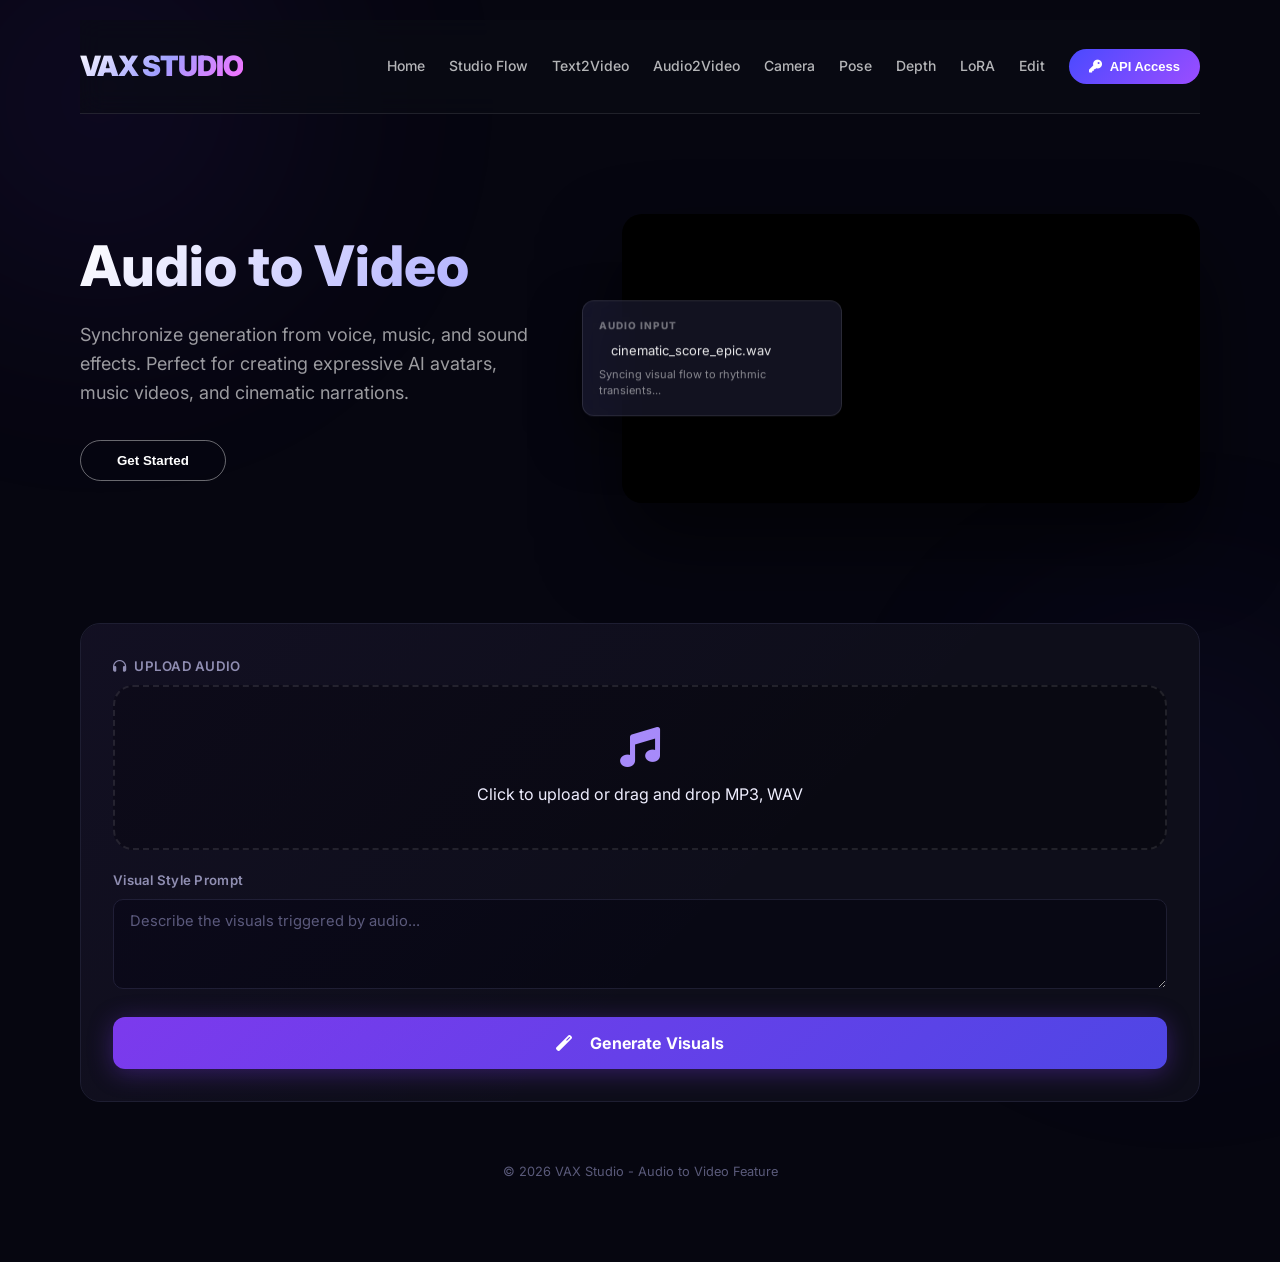
<file: audio2video.html>
<!DOCTYPE html>
<html lang="en">
<head>
    <meta charset="UTF-8">
    <meta name="viewport" content="width=device-width, initial-scale=1.0">
    <title>Audio to Video - VAX Studio</title>
    <link rel="preconnect" href="https://fonts.googleapis.com">
    <link rel="preconnect" href="https://fonts.gstatic.com" crossorigin>
    <link href="https://fonts.googleapis.com/css2?family=Inter:opsz,wght@14..32,300;14..32,400;14..32,500;14..32,600;14..32,700;14..32,800&display=swap" rel="stylesheet">
    <link rel="stylesheet" href="https://cdnjs.cloudflare.com/ajax/libs/font-awesome/6.0.0-beta3/css/all.min.css">
    <link rel="stylesheet" href="style.css">
</head>
<body>
    <div class="bg-glow bg-glow-1"></div>
    <div class="bg-glow bg-glow-2"></div>
    
    <div class="container">
        <nav class="navbar">
            <a href="index.html" class="logo">VAX STUDIO</a>
            <div class="nav-links">
                <a href="index.html">Home</a>
                <a href="studio.html">Studio Flow</a>
                <a href="text2video.html">Text2Video</a>
                <a href="audio2video.html">Audio2Video</a>
                <a href="camera.html">Camera</a>
                <a href="pose.html">Pose</a>
                <a href="depth.html">Depth</a>
                <a href="lora.html">LoRA</a>
                <a href="edit.html">Edit</a>
                <button class="btn-api" onclick="alert('🚀 API Access: Ready for integration!')">
                    <i class="fas fa-key"></i> API Access
                </button>
            </div>
        </nav>

        <main>
            <!-- Feature Hero Section -->
            <section class="feature-hero">
                <div class="hero-text">
                    <h1>Audio to Video</h1>
                    <p>Synchronize generation from voice, music, and sound effects. Perfect for creating expressive AI avatars, music videos, and cinematic narrations.</p>
                    <button class="btn-explore">Get Started</button>
                </div>
                <div class="hero-visual">
                    <div class="hero-video-wrapper">
                        <video autoplay loop muted playsinline>
                            <source src="https://videos.ltx.io/LTX-2/SEO-pages/master-page/00-ltx-models-hero-DK.webm" type="video/webm">
                        </video>
                    </div>
                    <div class="floating-prompt-card">
                        <span class="prompt-badge">AUDIO INPUT</span>
                        <div class="prompt-content">
                            <i class="fas fa-waveform-lines" style="color: #A0A0FF; margin-right: 8px;"></i> cinematic_score_epic.wav
                            <p style="margin-top: 5px; font-size: 11px; color: rgba(255,255,255,0.5);">Syncing visual flow to rhythmic transients...</p>
                        </div>
                    </div>
                </div>
            </section>

            <section class="card">
                <div class="form-group">
                    <label class="form-label"><i class="fas fa-headphones"></i> UPLOAD AUDIO</label>
                    <div style="background: rgba(0,0,0,0.3); border: 2px dashed rgba(255,255,255,0.1); border-radius: 20px; padding: 40px; text-align: center; cursor: pointer;">
                        <i class="fas fa-music" style="font-size: 40px; color: var(--purple-400); margin-bottom: 15px;"></i>
                        <p>Click to upload or drag and drop MP3, WAV</p>
                    </div>
                </div>

                <div class="form-group">
                    <label class="form-label">Visual Style Prompt</label>
                    <textarea class="form-textarea" placeholder="Describe the visuals triggered by audio..."></textarea>
                </div>

                <button class="btn-generate">
                    <i class="fas fa-magic" style="margin-right: 8px;"></i> Generate Visuals
                </button>
            </section>
        </main>

        <footer class="footer">
            <p>© 2026 VAX Studio - Audio to Video Feature</p>
        </footer>
    </div>
</body>
</html>
</file>
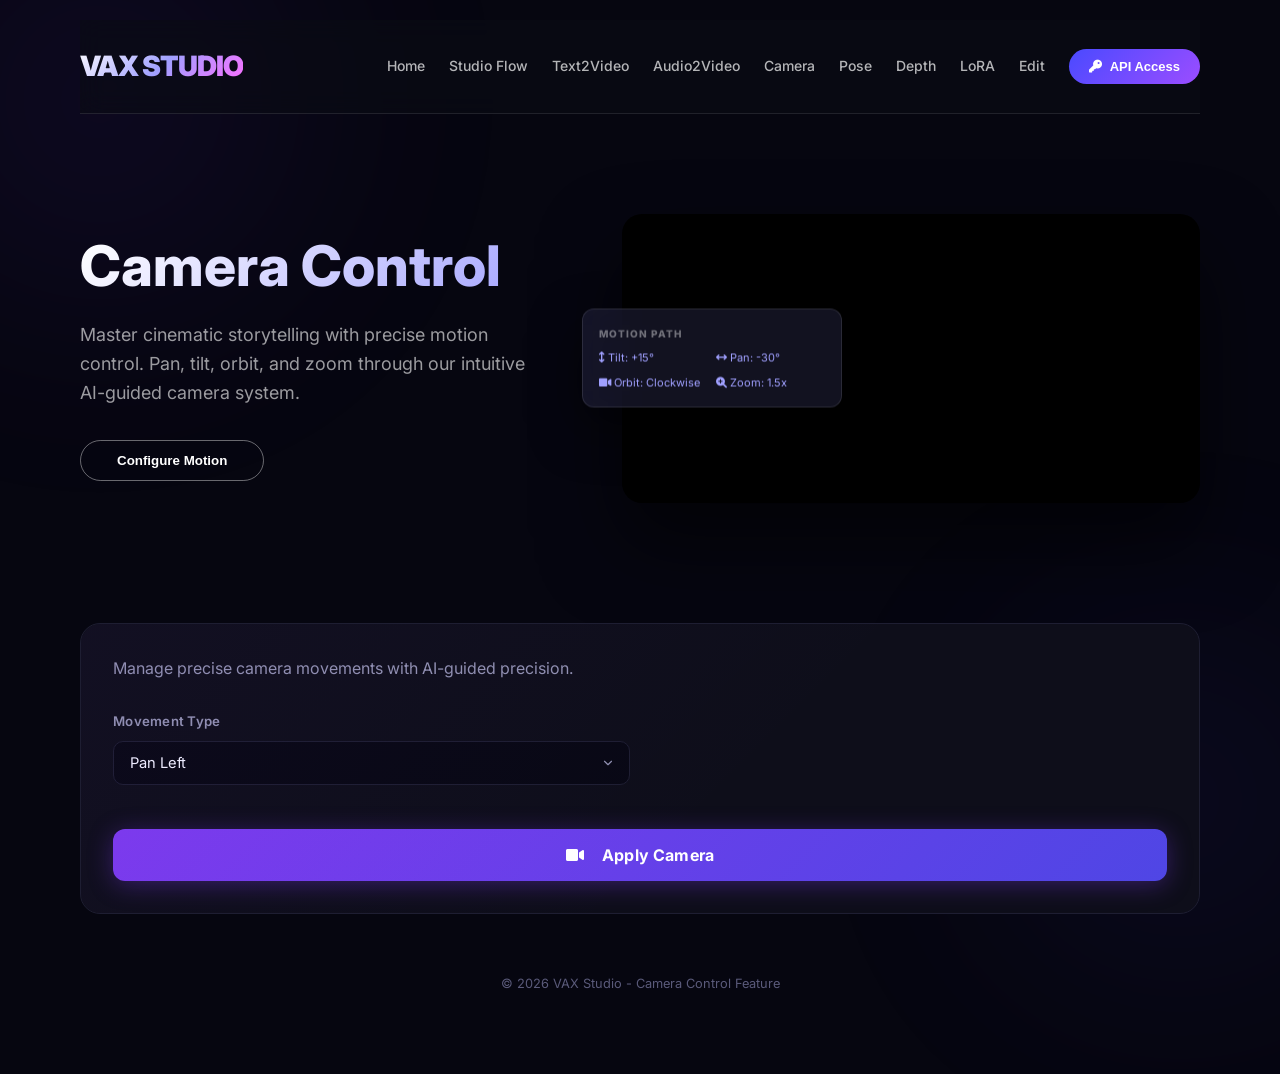
<file: camera.html>
<!DOCTYPE html>
<html lang="en">
<head>
    <meta charset="UTF-8">
    <meta name="viewport" content="width=device-width, initial-scale=1.0">
    <title>Camera Control - VAX Studio</title>
    <link rel="preconnect" href="https://fonts.googleapis.com">
    <link rel="preconnect" href="https://fonts.gstatic.com" crossorigin>
    <link href="https://fonts.googleapis.com/css2?family=Inter:opsz,wght@14..32,300;14..32,400;14..32,500;14..32,600;14..32,700;14..32,800&display=swap" rel="stylesheet">
    <link rel="stylesheet" href="https://cdnjs.cloudflare.com/ajax/libs/font-awesome/6.0.0-beta3/css/all.min.css">
    <link rel="stylesheet" href="style.css">
</head>
<body>
    <div class="bg-glow bg-glow-1"></div>
    <div class="bg-glow bg-glow-2"></div>
    
    <div class="container">
        <nav class="navbar">
            <a href="index.html" class="logo">VAX STUDIO</a>
            <div class="nav-links">
                <a href="index.html">Home</a>
                <a href="studio.html">Studio Flow</a>
                <a href="text2video.html">Text2Video</a>
                <a href="audio2video.html">Audio2Video</a>
                <a href="camera.html">Camera</a>
                <a href="pose.html">Pose</a>
                <a href="depth.html">Depth</a>
                <a href="lora.html">LoRA</a>
                <a href="edit.html">Edit</a>
                <button class="btn-api" onclick="alert('🚀 API Access: Ready for integration!')">
                    <i class="fas fa-key"></i> API Access
                </button>
            </div>
        </nav>

        <main>
            <!-- Feature Hero Section -->
            <section class="feature-hero">
                <div class="hero-text">
                    <h1>Camera Control</h1>
                    <p>Master cinematic storytelling with precise motion control. Pan, tilt, orbit, and zoom through our intuitive AI-guided camera system.</p>
                    <button class="btn-explore">Configure Motion</button>
                </div>
                <div class="hero-visual">
                    <div class="hero-video-wrapper">
                        <video autoplay loop muted playsinline>
                            <source src="https://videos.ltx.io/LTX-2/LTX-2-3-release/model-page/ltx2-3-hero-fin-opt1.mp4" type="video/webm">
                        </video>
                    </div>
                    <div class="floating-prompt-card">
                        <span class="prompt-badge">MOTION PATH</span>
                        <div class="prompt-content" style="display: grid; grid-template-columns: 1fr 1fr; gap: 8px;">
                            <div style="font-size: 11px; color: #A0A0FF;"><i class="fas fa-arrows-up-down"></i> Tilt: +15°</div>
                            <div style="font-size: 11px; color: #A0A0FF;"><i class="fas fa-arrows-left-right"></i> Pan: -30°</div>
                            <div style="font-size: 11px; color: #A0A0FF;"><i class="fas fa-video"></i> Orbit: Clockwise</div>
                            <div style="font-size: 11px; color: #A0A0FF;"><i class="fas fa-magnifying-glass-plus"></i> Zoom: 1.5x</div>
                        </div>
                    </div>
                </div>
            </section>

            <section class="card">
                <p style="color: var(--text-secondary); margin-bottom: 30px;">Manage precise camera movements with AI-guided precision.</p>
                
                <div class="settings-grid">
                    <div class="form-group">
                        <label class="form-label">Movement Type</label>
                        <select class="form-select">
                            <option>Pan Left</option>
                            <option>Pan Right</option>
                            <option>Zoom In</option>
                            <option>Zoom Out</option>
                            <option>Dolly Zoom</option>
                        </select>
                    </div>
                </div>

                <button class="btn-generate">
                    <i class="fas fa-video" style="margin-right: 8px;"></i> Apply Camera
                </button>
            </section>
        </main>

        <footer class="footer">
            <p>© 2026 VAX Studio - Camera Control Feature</p>
        </footer>
    </div>
</body>
</html>
</file>
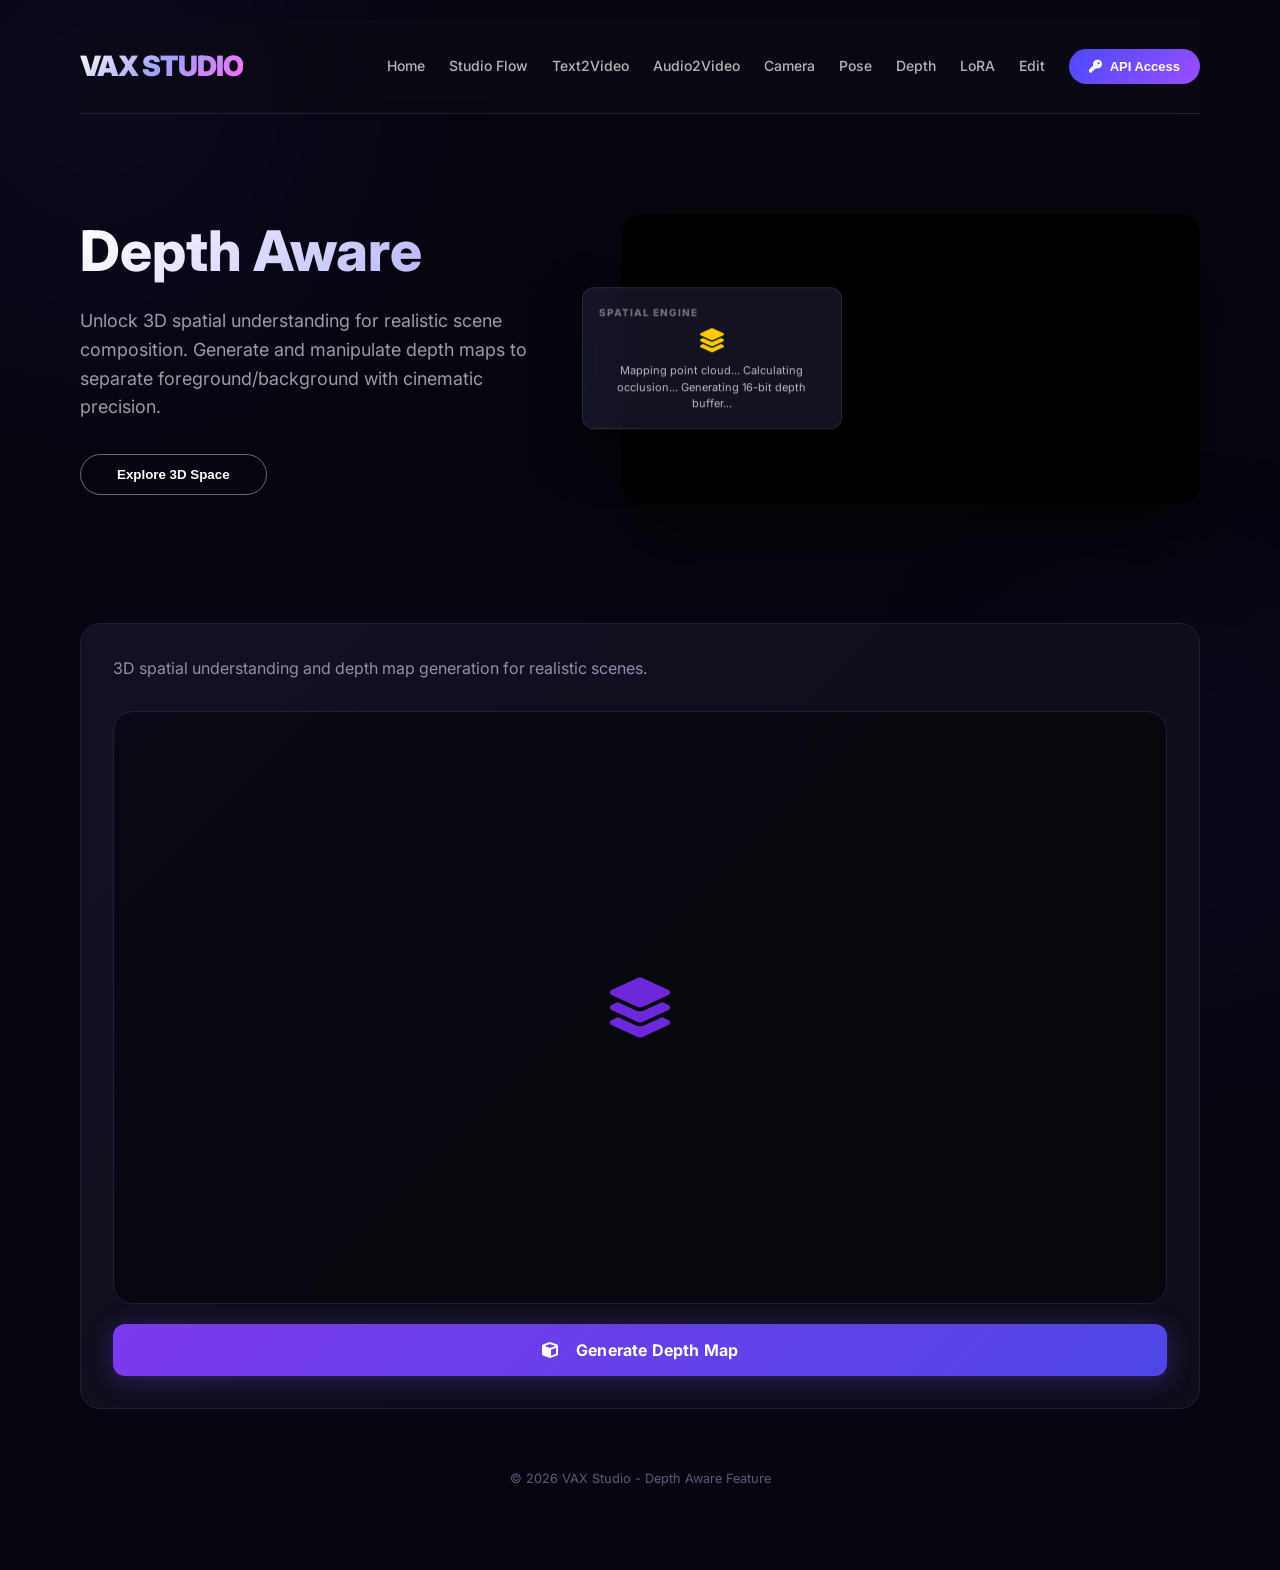
<file: depth.html>
<!DOCTYPE html>
<html lang="en">

<head>
    <meta charset="UTF-8">
    <meta name="viewport" content="width=device-width, initial-scale=1.0">
    <title>Depth Aware - VAX Studio</title>
    <link rel="preconnect" href="https://fonts.googleapis.com">
    <link rel="preconnect" href="https://fonts.gstatic.com" crossorigin>
    <link
        href="https://fonts.googleapis.com/css2?family=Inter:opsz,wght@14..32,300;14..32,400;14..32,500;14..32,600;14..32,700;14..32,800&display=swap"
        rel="stylesheet">
    <link rel="stylesheet" href="https://cdnjs.cloudflare.com/ajax/libs/font-awesome/6.0.0-beta3/css/all.min.css">
    <link rel="stylesheet" href="style.css">
</head>

<body>
    <div class="bg-glow bg-glow-1"></div>
    <div class="bg-glow bg-glow-2"></div>

    <div class="container">
        <nav class="navbar">
            <a href="index.html" class="logo">VAX STUDIO</a>
            <div class="nav-links">
                <a href="index.html">Home</a>
                <a href="studio.html">Studio Flow</a>
                <a href="text2video.html">Text2Video</a>
                <a href="audio2video.html">Audio2Video</a>
                <a href="camera.html">Camera</a>
                <a href="pose.html">Pose</a>
                <a href="depth.html">Depth</a>
                <a href="lora.html">LoRA</a>
                <a href="edit.html">Edit</a>
                <button class="btn-api" onclick="alert('🚀 API Access: Ready for integration!')">
                    <i class="fas fa-key"></i> API Access
                </button>
            </div>
        </nav>

        <main>
            <!-- Feature Hero Section -->
            <section class="feature-hero">
                <div class="hero-text">
                    <h1>Depth Aware</h1>
                    <p>Unlock 3D spatial understanding for realistic scene composition. Generate and manipulate depth
                        maps to separate foreground/background with cinematic precision.</p>
                    <button class="btn-explore">Explore 3D Space</button>
                </div>
                <div class="hero-visual">
                    <div class="hero-video-wrapper">
                        <video autoplay loop muted playsinline>
                            <source src="depth aware.mp4" type="video/mp4">
                        </video>
                    </div>
                    <div class="floating-prompt-card">
                        <span class="prompt-badge">SPATIAL ENGINE</span>
                        <div class="prompt-content" style="text-align: center;">
                            <i class="fas fa-layer-group"
                                style="font-size: 24px; color: #FFCC00; margin-bottom: 10px;"></i>
                            <p style="font-size: 11px; color: rgba(255,255,255,0.7);">Mapping point cloud... Calculating
                                occlusion... Generating 16-bit depth buffer...</p>
                        </div>
                    </div>
                </div>
            </section>

            <section class="card">
                <p style="color: var(--text-secondary); margin-bottom: 30px;">3D spatial understanding and depth map
                    generation for realistic scenes.</p>

                <div
                    style="background: rgba(0,0,0,0.5); border-radius: 20px; aspect-ratio: 16/9; display: flex; align-items: center; justify-content: center; border: 1px solid var(--border);">
                    <i class="fas fa-layer-group" style="font-size: 60px; color: var(--purple-700);"></i>
                </div>

                <button class="btn-generate" style="margin-top: 20px;">
                    <i class="fas fa-cube" style="margin-right: 8px;"></i> Generate Depth Map
                </button>
            </section>
        </main>

        <footer class="footer">
            <p>© 2026 VAX Studio - Depth Aware Feature</p>
        </footer>
    </div>
</body>

</html>
</file>
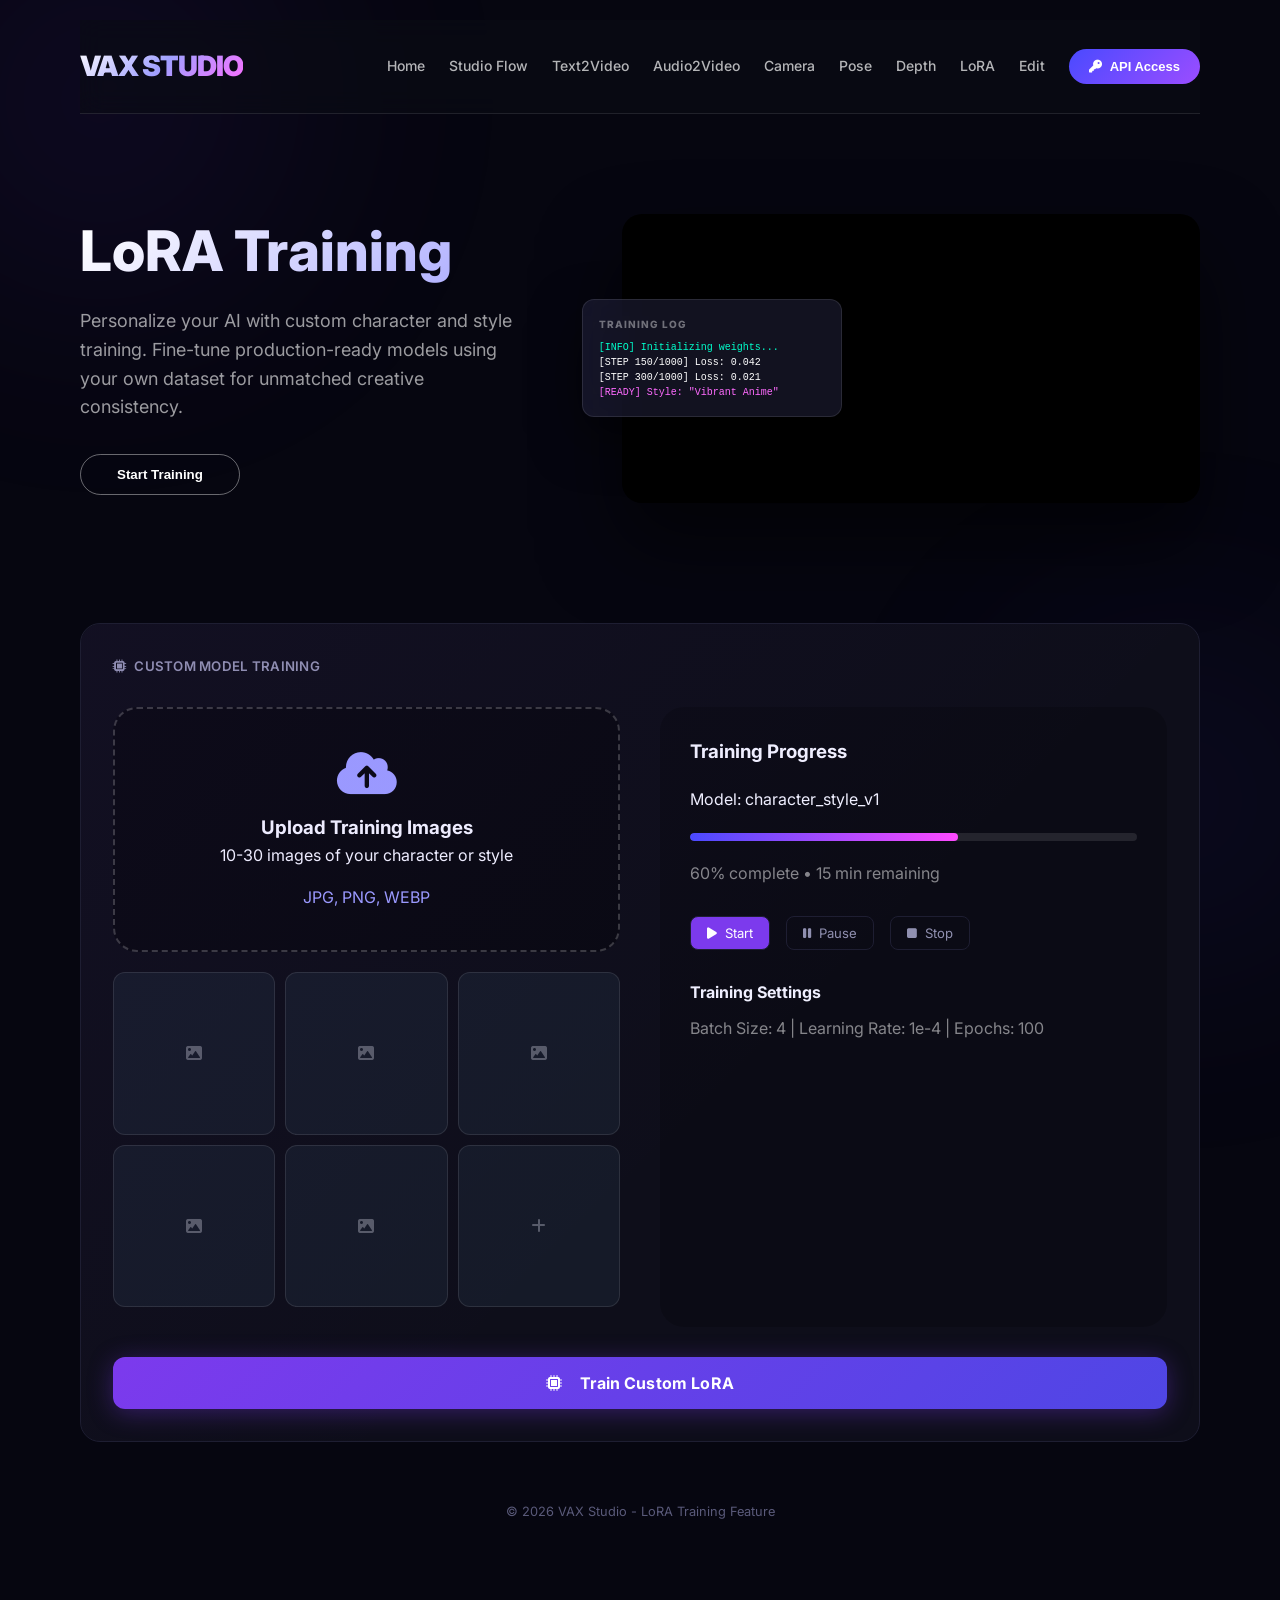
<file: lora.html>
<!DOCTYPE html>
<html lang="en">
<head>
    <meta charset="UTF-8">
    <meta name="viewport" content="width=device-width, initial-scale=1.0">
    <title>LoRA Training - VAX Studio</title>
    <link rel="preconnect" href="https://fonts.googleapis.com">
    <link rel="preconnect" href="https://fonts.gstatic.com" crossorigin>
    <link href="https://fonts.googleapis.com/css2?family=Inter:opsz,wght@14..32,300;14..32,400;14..32,500;14..32,600;14..32,700;14..32,800&display=swap" rel="stylesheet">
    <link rel="stylesheet" href="https://cdnjs.cloudflare.com/ajax/libs/font-awesome/6.0.0-beta3/css/all.min.css">
    <link rel="stylesheet" href="style.css">
    <style>
        .lora-grid {
            display: grid;
            grid-template-columns: 1fr 1fr;
            gap: 40px;
            margin: 30px 0;
        }
        .upload-area {
            background: rgba(0,0,0,0.3);
            border: 2px dashed rgba(255,255,255,0.2);
            border-radius: 24px;
            padding: 40px;
            text-align: center;
            cursor: pointer;
            transition: all 0.3s;
        }
        .upload-area:hover {
            border-color: #4A4AFF;
            background: rgba(74,74,255,0.05);
        }
        .upload-area i {
            font-size: 48px;
            color: #9B9BFF;
            margin-bottom: 16px;
        }
        .training-panel {
            background: rgba(0,0,0,0.2);
            border-radius: 24px;
            padding: 30px;
        }
        .progress-bar-xx {
            width: 100%;
            height: 8px;
            background: rgba(255,255,255,0.1);
            border-radius: 4px;
            margin: 20px 0;
            overflow: hidden;
        }
        .progress-fill-xx {
            width: 60%;
            height: 100%;
            background: linear-gradient(90deg, #4A4AFF, #FF4AFF);
            border-radius: 4px;
            animation: pulse-xx 2s infinite;
        }
        @keyframes pulse-xx {
            0% { opacity: 0.8; }
            50% { opacity: 1; }
            100% { opacity: 0.8; }
        }
        .image-preview {
            display: grid;
            grid-template-columns: repeat(3, 1fr);
            gap: 10px;
            margin: 20px 0;
        }
        .preview-thumb {
            aspect-ratio: 1;
            background: #151A28;
            border-radius: 12px;
            display: flex;
            align-items: center;
            justify-content: center;
            border: 1px solid rgba(255,255,255,0.1);
        }
    </style>
</head>
<body>
    <div class="bg-glow bg-glow-1"></div>
    <div class="bg-glow bg-glow-2"></div>
    
    <div class="container">
        <nav class="navbar">
            <a href="index.html" class="logo">VAX STUDIO</a>
            <div class="nav-links">
                <a href="index.html">Home</a>
                <a href="studio.html">Studio Flow</a>
                <a href="text2video.html">Text2Video</a>
                <a href="audio2video.html">Audio2Video</a>
                <a href="camera.html">Camera</a>
                <a href="pose.html">Pose</a>
                <a href="depth.html">Depth</a>
                <a href="lora.html">LoRA</a>
                <a href="edit.html">Edit</a>
                <button class="btn-api" onclick="alert('🚀 API Access: Ready for integration!')">
                    <i class="fas fa-key"></i> API Access
                </button>
            </div>
        </nav>

        <main>
            <!-- Feature Hero Section -->
            <section class="feature-hero">
                <div class="hero-text">
                    <h1>LoRA Training</h1>
                    <p>Personalize your AI with custom character and style training. Fine-tune production-ready models using your own dataset for unmatched creative consistency.</p>
                    <button class="btn-explore">Start Training</button>
                </div>
                <div class="hero-visual">
                    <div class="hero-video-wrapper">
                        <video autoplay loop muted playsinline>
                            <source src="https://videos.ltx.studio/LTX2-homepage-vegas-campaign/MP4/fold-01-metro.mp4" type="video/mp4">
                        </video>
                    </div>
                    <div class="floating-prompt-card">
                        <span class="prompt-badge">TRAINING LOG</span>
                        <div class="prompt-content" style="font-family: monospace; font-size: 10px;">
                            <div style="color: #00FFCC;">[INFO] Initializing weights...</div>
                            <div style="color: #FFFFFF;">[STEP 150/1000] Loss: 0.042</div>
                            <div style="color: #FFFFFF;">[STEP 300/1000] Loss: 0.021</div>
                            <div style="color: #FF6BFF;">[READY] Style: "Vibrant Anime"</div>
                        </div>
                    </div>
                </div>
            </section>

            <section class="card">
                <label class="form-label">
                    <i class="fas fa-microchip"></i> CUSTOM MODEL TRAINING
                </label>
                
                <div class="lora-grid">
                    <div>
                        <div class="upload-area" id="uploadArea" onclick="simulateUpload()">
                            <i class="fas fa-cloud-upload-alt"></i>
                            <h3>Upload Training Images</h3>
                            <p>10-30 images of your character or style</p>
                            <p style="color: #9B9BFF; margin-top: 16px;">JPG, PNG, WEBP</p>
                        </div>
                        
                        <div class="image-preview">
                            <div class="preview-thumb"><i class="fas fa-image" style="opacity:0.3;"></i></div>
                            <div class="preview-thumb"><i class="fas fa-image" style="opacity:0.3;"></i></div>
                            <div class="preview-thumb"><i class="fas fa-image" style="opacity:0.3;"></i></div>
                            <div class="preview-thumb"><i class="fas fa-image" style="opacity:0.3;"></i></div>
                            <div class="preview-thumb"><i class="fas fa-image" style="opacity:0.3;"></i></div>
                            <div class="preview-thumb"><i class="fas fa-plus" style="opacity:0.3;"></i></div>
                        </div>
                    </div>

                    <div class="training-panel">
                        <h3 style="margin-bottom: 20px;">Training Progress</h3>
                        <p>Model: character_style_v1</p>
                        <div class="progress-bar-xx">
                            <div class="progress-fill-xx"></div>
                        </div>
                        <p style="color: rgba(255,255,255,0.5);">60% complete • 15 min remaining</p>
                        
                        <div style="display: flex; gap: 16px; margin-top: 30px;">
                            <button class="btn-refresh" style="background: var(--purple-600); color: white;"><i class="fas fa-play"></i> Start</button>
                            <button class="btn-refresh"><i class="fas fa-pause"></i> Pause</button>
                            <button class="btn-refresh"><i class="fas fa-stop"></i> Stop</button>
                        </div>

                        <div style="margin-top: 30px;">
                            <h4>Training Settings</h4>
                            <p style="color: rgba(255,255,255,0.5); margin-top: 10px;">Batch Size: 4 | Learning Rate: 1e-4 | Epochs: 100</p>
                        </div>
                    </div>
                </div>

                <button class="btn-generate" style="width: 100%;" onclick="startTraining()">
                    <i class="fas fa-microchip" style="margin-right: 8px;"></i> Train Custom LoRA
                </button>
            </section>
        </main>

        <footer class="footer">
            <p>© 2026 VAX Studio - LoRA Training Feature</p>
        </footer>
    </div>

    <script>
        function simulateUpload() {
            document.getElementById('uploadArea').innerHTML = `
                <i class="fas fa-check-circle" style="font-size: 48px; color: #4AFF4A;"></i>
                <h3>15 images uploaded!</h3>
                <p>character_reference.zip • 45 MB</p>
            `;
        }

        function startTraining() {
            alert('LoRA training started! This will take approximately 15 minutes. (Demo)');
        }
    </script>
</body>
</html>
</file>
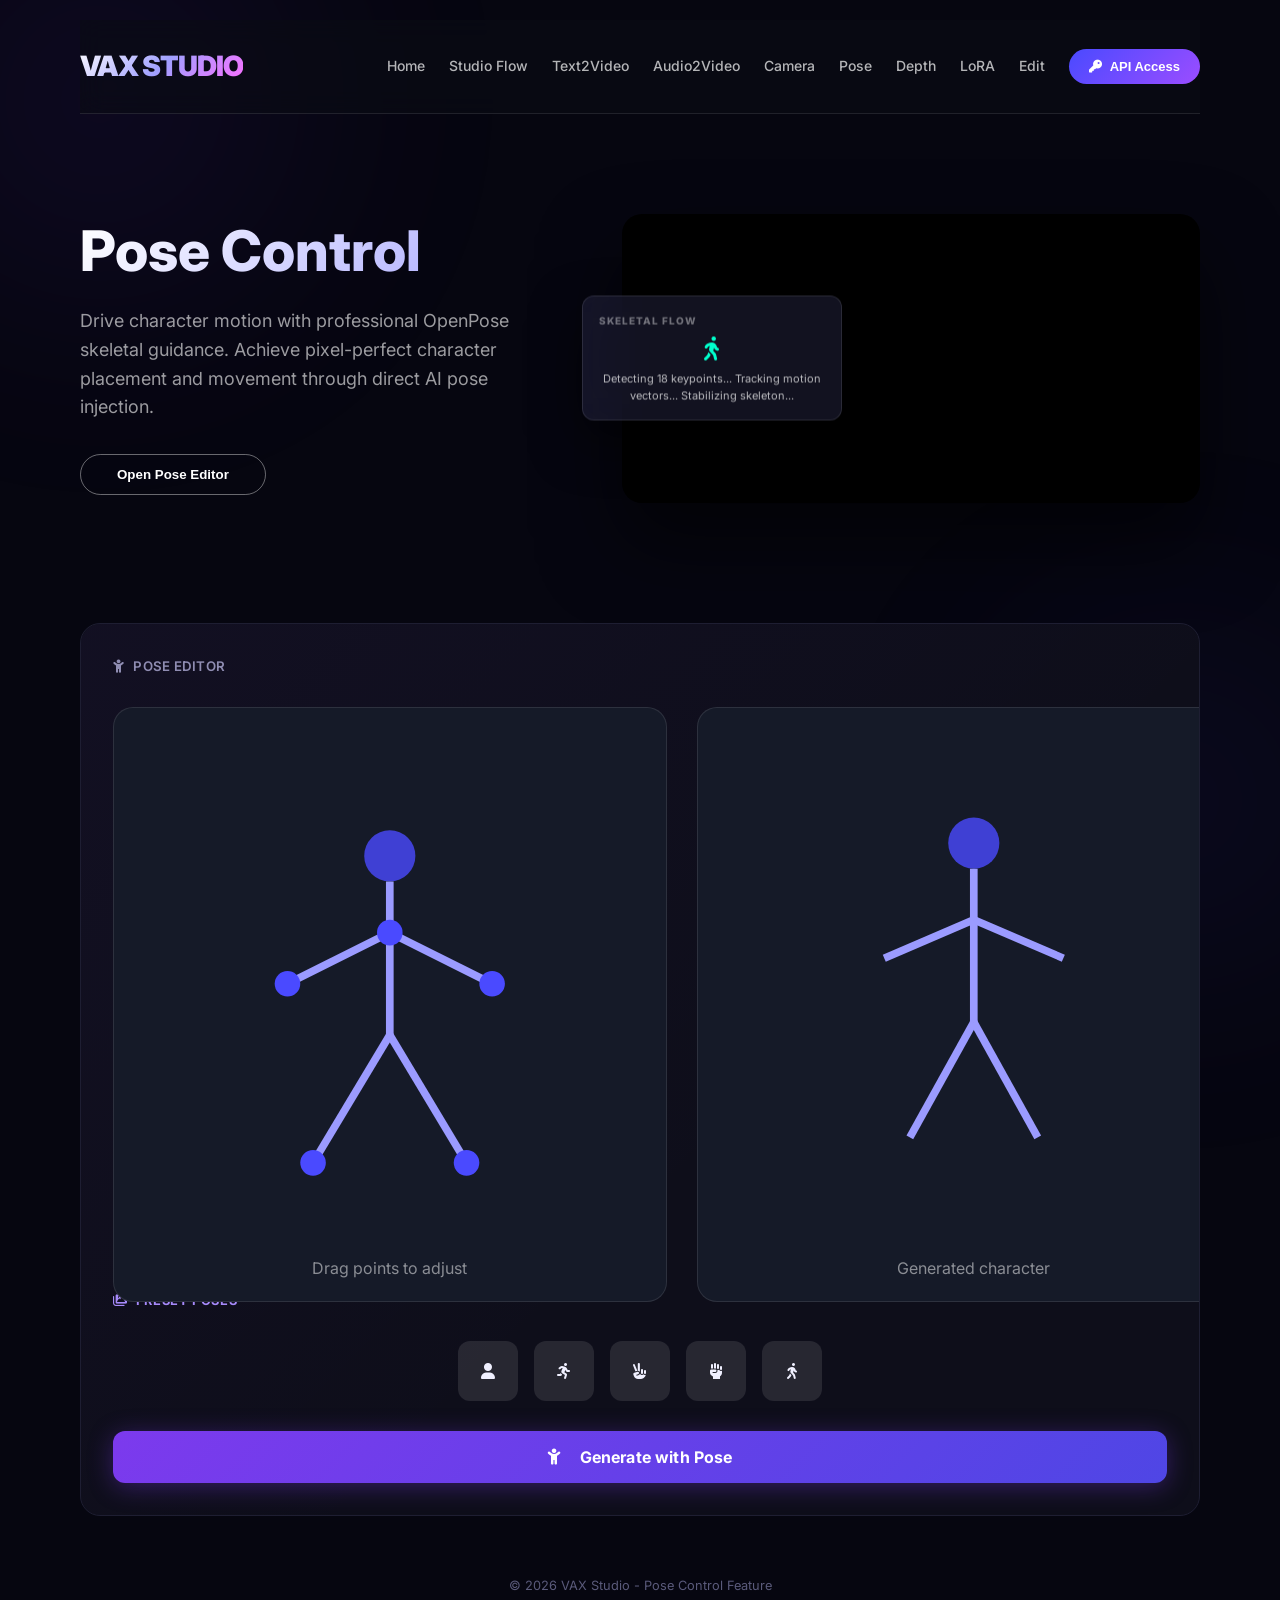
<file: pose.html>
<!DOCTYPE html>
<html lang="en">

<head>
    <meta charset="UTF-8">
    <meta name="viewport" content="width=device-width, initial-scale=1.0">
    <title>Pose Control - VAX Studio</title>
    <link rel="preconnect" href="https://fonts.googleapis.com">
    <link rel="preconnect" href="https://fonts.gstatic.com" crossorigin>
    <link
        href="https://fonts.googleapis.com/css2?family=Inter:opsz,wght@14..32,300;14..32,400;14..32,500;14..32,600;14..32,700;14..32,800&display=swap"
        rel="stylesheet">
    <link rel="stylesheet" href="https://cdnjs.cloudflare.com/ajax/libs/font-awesome/6.0.0-beta3/css/all.min.css">
    <link rel="stylesheet" href="style.css">
    <style>
        .pose-editor {
            display: grid;
            grid-template-columns: 1fr 1fr;
            gap: 30px;
            margin: 30px 0;
        }

        .pose-canvas {
            background: #151A28;
            border-radius: 20px;
            padding: 20px;
            aspect-ratio: 1;
            display: flex;
            flex-direction: column;
            align-items: center;
            justify-content: center;
            border: 1px solid rgba(255, 255, 255, 0.1);
            position: relative;
        }

        .pose-canvas svg {
            width: 100%;
            height: 100%;
        }

        .pose-point {
            fill: #4A4AFF;
            cursor: pointer;
            transition: r 0.2s;
        }

        .pose-point:hover {
            r: 8;
            fill: #FF4AFF;
        }

        .pose-gallery {
            display: flex;
            gap: 16px;
            margin: 30px 0;
            justify-content: center;
        }

        .pose-thumb {
            width: 60px;
            height: 60px;
            background: rgba(255, 255, 255, 0.1);
            border-radius: 12px;
            display: flex;
            align-items: center;
            justify-content: center;
            cursor: pointer;
            border: 1px solid transparent;
        }

        .pose-thumb:hover {
            border-color: #4A4AFF;
        }
    </style>
</head>

<body>
    <div class="bg-glow bg-glow-1"></div>
    <div class="bg-glow bg-glow-2"></div>

    <div class="container">
        <nav class="navbar">
            <a href="index.html" class="logo">VAX STUDIO</a>
            <div class="nav-links">
                <a href="index.html">Home</a>
                <a href="studio.html">Studio Flow</a>
                <a href="text2video.html">Text2Video</a>
                <a href="audio2video.html">Audio2Video</a>
                <a href="camera.html">Camera</a>
                <a href="pose.html">Pose</a>
                <a href="depth.html">Depth</a>
                <a href="lora.html">LoRA</a>
                <a href="edit.html">Edit</a>
                <button class="btn-api" onclick="alert('🚀 API Access: Ready for integration!')">
                    <i class="fas fa-key"></i> API Access
                </button>
            </div>
        </nav>

        <main>
            <!-- Feature Hero Section -->
            <section class="feature-hero">
                <div class="hero-text">
                    <h1>Pose Control</h1>
                    <p>Drive character motion with professional OpenPose skeletal guidance. Achieve pixel-perfect
                        character placement and movement through direct AI pose injection.</p>
                    <button class="btn-explore">Open Pose Editor</button>
                </div>
                <div class="hero-visual">
                    <div class="hero-video-wrapper">
                        <video autoplay loop muted playsinline>
                            <source src="https://videos.ltx.io/LTX-2/LTX-2-model-page/capabilities/pose-driven/ModelP-02-PoseDriven.mp4"
                                type="video/webm">
                        </video>
                    </div>
                    <div class="floating-prompt-card">
                        <span class="prompt-badge">SKELETAL FLOW</span>
                        <div class="prompt-content" style="text-align: center;">
                            <i class="fas fa-walking" style="font-size: 24px; color: #00FFCC; margin-bottom: 10px;"></i>
                            <p style="font-size: 11px; color: rgba(255,255,255,0.7);">Detecting 18 keypoints... Tracking
                                motion vectors... Stabilizing skeleton...</p>
                        </div>
                    </div>
                </div>
            </section>

            <section class="card">
                <label class="form-label">
                    <i class="fas fa-child"></i> POSE EDITOR
                </label>

                <div class="pose-editor">
                    <div class="pose-canvas">
                        <svg viewBox="0 0 200 200">
                            <!-- Simple stick figure -->
                            <circle cx="100" cy="50" r="10" fill="#4A4AFF" opacity="0.8" class="pose-point" />
                            <!-- Spine -->
                            <line x1="100" y1="60" x2="100" y2="120" stroke="#9B9BFF" stroke-width="3" />
                            <!-- Arms -->
                            <line x1="100" y1="80" x2="60" y2="100" stroke="#9B9BFF" stroke-width="3" />
                            <line x1="100" y1="80" x2="140" y2="100" stroke="#9B9BFF" stroke-width="3" />
                            <!-- Legs -->
                            <line x1="100" y1="120" x2="70" y2="170" stroke="#9B9BFF" stroke-width="3" />
                            <line x1="100" y1="120" x2="130" y2="170" stroke="#9B9BFF" stroke-width="3" />
                            <!-- Joint points -->
                            <circle cx="100" cy="80" r="5" fill="#FF4AFF" class="pose-point" />
                            <circle cx="60" cy="100" r="5" fill="#FF4AFF" class="pose-point" />
                            <circle cx="140" cy="100" r="5" fill="#FF4AFF" class="pose-point" />
                            <circle cx="70" cy="170" r="5" fill="#FF4AFF" class="pose-point" />
                            <circle cx="130" cy="170" r="5" fill="#FF4AFF" class="pose-point" />
                        </svg>
                        <p style="margin-top: 16px; color: rgba(255,255,255,0.5);">Drag points to adjust</p>
                    </div>
                    <div class="pose-canvas">
                        <svg viewBox="0 0 200 200">
                            <!-- Preview of generated pose -->
                            <circle cx="100" cy="45" r="10" fill="#4A4AFF" opacity="0.8" />
                            <line x1="100" y1="55" x2="100" y2="115" stroke="#9B9BFF" stroke-width="3" />
                            <line x1="100" y1="75" x2="65" y2="90" stroke="#9B9BFF" stroke-width="3" />
                            <line x1="100" y1="75" x2="135" y2="90" stroke="#9B9BFF" stroke-width="3" />
                            <line x1="100" y1="115" x2="75" y2="160" stroke="#9B9BFF" stroke-width="3" />
                            <line x1="100" y1="115" x2="125" y2="160" stroke="#9B9BFF" stroke-width="3" />
                        </svg>
                        <p style="margin-top: 16px; color: rgba(255,255,255,0.5);">Generated character</p>
                    </div>
                </div>

                <div class="input-label"><i class="fas fa-images"></i> PRESET POSES</div>
                <div class="pose-gallery">
                    <div class="pose-thumb"><i class="fas fa-user"></i></div>
                    <div class="pose-thumb"><i class="fas fa-running"></i></div>
                    <div class="pose-thumb"><i class="fas fa-hand-peace"></i></div>
                    <div class="pose-thumb"><i class="fas fa-hand-fist"></i></div>
                    <div class="pose-thumb"><i class="fas fa-walking"></i></div>
                </div>

                <button class="btn-generate" onclick="generateWithPose()">
                    <i class="fas fa-child" style="margin-right: 8px;"></i> Generate with Pose
                </button>
            </section>
        </main>

        <footer class="footer">
            <p>© 2026 VAX Studio - Pose Control Feature</p>
        </footer>
    </div>

    <script>
        function generateWithPose() {
            alert('Pose applied! Generating video with custom pose... (Demo)');
        }
    </script>
</body>

</html>
</file>
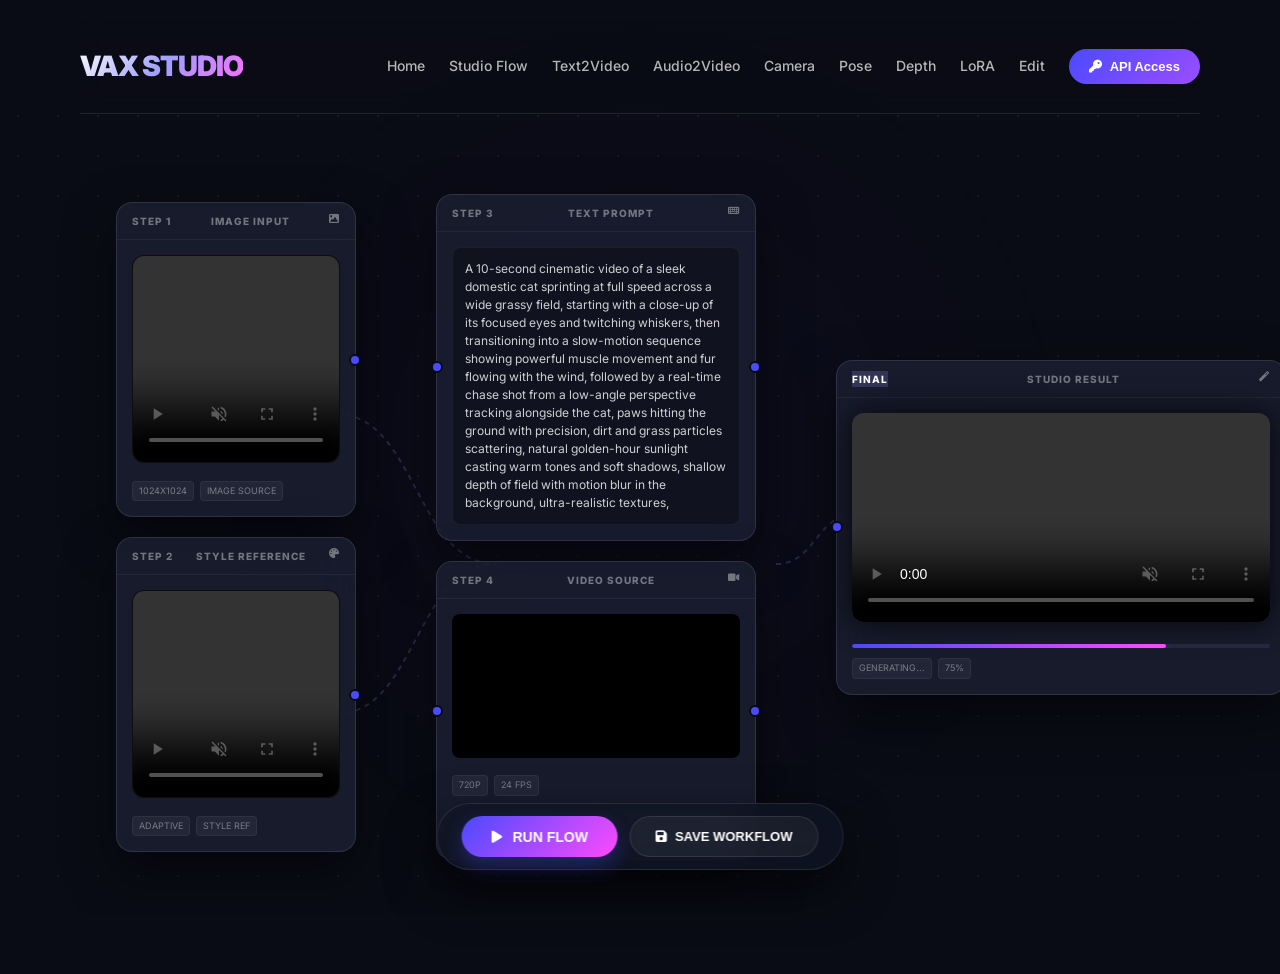
<file: studio.html>
<!DOCTYPE html>
<html lang="en">

<head>
    <meta charset="UTF-8">
    <meta name="viewport" content="width=device-width, initial-scale=1.0">
    <title>Studio Flow - VAX Studio</title>
    <link rel="preconnect" href="https://fonts.googleapis.com">
    <link rel="preconnect" href="https://fonts.gstatic.com" crossorigin>
    <link
        href="https://fonts.googleapis.com/css2?family=Inter:opsz,wght@14..32,300;14..32,400;14..32,500;14..32,600;14..32,700;14..32,800&display=swap"
        rel="stylesheet">
    <link rel="stylesheet" href="https://cdnjs.cloudflare.com/ajax/libs/font-awesome/6.0.0-beta3/css/all.min.css">
    <link rel="stylesheet" href="style.css">
    <style>
        body {
            overflow: hidden;
            /* Canvas style */
            background: #0A0C15;
        }

        .navbar {
            margin-bottom: 0 !important;
        }

        .studio-canvas {
            width: 100vw;
            height: calc(100vh - 100px);
            position: relative;
            background-image:
                radial-gradient(circle at 2px 2px, rgba(255, 255, 255, 0.05) 1px, transparent 0);
            background-size: 40px 40px;
            display: flex;
            align-items: flex-start; /* Start from top to allow vertical scroll */
            justify-content: flex-start;
            padding: 80px 100px; /* More top padding for nodes */
            overflow: auto; /* Enable both X and Y */
            scroll-behavior: smooth;
        }

        /* Custom Premium Scrollbar */
        .studio-canvas::-webkit-scrollbar {
            width: 6px;
            height: 6px;
        }
        .studio-canvas::-webkit-scrollbar-track {
            background: rgba(255, 255, 255, 0.02);
            border-radius: 10px;
        }
        .studio-canvas::-webkit-scrollbar-thumb {
            background: linear-gradient(135deg, #4A4AFF, #FF4AFF);
            border-radius: 10px;
        }

        .studio-canvas::-webkit-scrollbar-track {
            background: rgba(255, 255, 255, 0.02);
            border-radius: 10px;
        }

        .studio-canvas::-webkit-scrollbar-thumb {
            background: linear-gradient(90deg, #4A4AFF, #FF4AFF);
            border-radius: 10px;
        }

        .node-container {
            display: flex;
            align-items: center;
            gap: 80px;
            position: relative;
            z-index: 2;
            min-width: max-content;
            padding-right: 100px;
        }

        /* SVG Connections */
        .connections-svg {
            position: absolute;
            top: 0;
            left: 0;
            width: 100%;
            height: 100%;
            pointer-events: none;
            z-index: 1;
        }

        .connection-line {
            stroke: rgba(160, 160, 255, 0.2);
            stroke-width: 2;
            fill: none;
            stroke-dasharray: 5;
            animation: dash 20s linear infinite;
        }

        @keyframes dash {
            to {
                stroke-dashoffset: -1000;
            }
        }

        /* Node Cards */
        .node-card {
            background: rgba(30, 35, 55, 0.7);
            backdrop-filter: blur(20px);
            border: 1px solid rgba(255, 255, 255, 0.1);
            border-radius: 16px;
            width: 280px;
            box-shadow: 0 20px 50px rgba(0, 0, 0, 0.5);
            transition: all 0.3s;
            position: relative;
        }

        .node-card:hover {
            transform: translateY(-5px);
            border-color: rgba(160, 160, 255, 0.4);
            box-shadow: 0 30px 60px rgba(74, 74, 255, 0.2);
        }

        .node-header {
            padding: 10px 15px;
            border-bottom: 1px solid rgba(255, 255, 255, 0.05);
            font-size: 10px;
            font-weight: 800;
            text-transform: uppercase;
            letter-spacing: 1px;
            color: rgba(255, 255, 255, 0.4);
            display: flex;
            justify-content: space-between;
        }

        .node-content {
            padding: 15px;
        }

        .node-image {
            width: 100%;
            aspect-ratio: 1;
            border-radius: 12px;
            object-fit: cover;
            background: #000;
            border: 1px solid rgba(255, 255, 255, 0.05);
        }

        .node-video {
            width: 100%;
            border-radius: 8px;
            background: #000;
        }

        .node-prompt {
            background: rgba(0, 0, 0, 0.3);
            border-radius: 8px;
            padding: 12px;
            font-size: 12px;
            line-height: 1.5;
            color: rgba(255, 255, 255, 0.8);
            border: 1px solid rgba(255, 255, 255, 0.05);
        }

        .audio-pill {
            display: flex;
            align-items: center;
            gap: 10px;
            background: rgba(255, 255, 255, 0.05);
            border-radius: 30px;
            padding: 8px 15px;
            margin-top: 15px;
            font-size: 11px;
            color: rgba(255, 255, 255, 0.6);
        }

        .audio-pill i {
            color: #A0A0FF;
        }

        /* Result Node */
        .node-result {
            width: 450px;
        }

        .node-result video {
            width: 100%;
            border-radius: 12px;
            box-shadow: 0 0 30px rgba(0, 0, 0, 0.8);
        }

        /* Connectors */
        .connector {
            width: 12px;
            height: 12px;
            background: #4A4AFF;
            border: 2px solid #0A0C15;
            border-radius: 50%;
            position: absolute;
            transition: all 0.2s;
        }

        .connector-right {
            right: -6px;
            top: 50%;
            transform: translateY(-50%);
        }

        .connector-left {
            left: -6px;
            top: 50%;
            transform: translateY(-50%);
        }

        .node-card:hover .connector {
            transform: translateY(-50%) scale(1.5);
            box-shadow: 0 0 15px #4A4AFF;
        }

        /* Grouping Left Inputs */
        .input-group {
            display: flex;
            flex-direction: column;
            gap: 20px;
        }

        /* Controls Toolbar */
        .flow-controls {
            position: fixed;
            bottom: 30px;
            left: 50%;
            transform: translateX(-50%);
            display: flex;
            gap: 12px;
            background: rgba(15, 20, 35, 0.8);
            backdrop-filter: blur(20px);
            padding: 12px 24px;
            border-radius: 50px;
            border: 1px solid rgba(255, 255, 255, 0.1);
            box-shadow: 0 20px 50px rgba(0,0,0,0.6);
            z-index: 1000;
        }

        .btn-studio {
            background: linear-gradient(135deg, #4A4AFF, #FF4AFF);
            border: none;
            color: white;
            padding: 12px 30px;
            border-radius: 30px;
            font-weight: 700;
            font-size: 14px;
            box-shadow: 0 10px 20px rgba(74, 74, 255, 0.3);
            cursor: pointer;
            transition: all 0.3s;
            display: flex;
            align-items: center;
            gap: 10px;
        }

        .btn-studio:hover {
            transform: translateY(-2px);
            box-shadow: 0 15px 30px rgba(74, 74, 255, 0.5);
        }

        .btn-save-workflow {
            background: rgba(255, 255, 255, 0.05);
            border: 1px solid rgba(255, 255, 255, 0.1);
            color: white;
            padding: 12px 25px;
            border-radius: 30px;
            font-weight: 600;
            font-size: 13px;
            cursor: pointer;
            transition: all 0.3s;
            display: flex;
            align-items: center;
            gap: 8px;
        }

        .btn-save-workflow:hover {
            background: rgba(255, 255, 255, 0.1);
            border-color: rgba(255, 255, 255, 0.2);
        }
        /* Node Meta Tags */
        .node-meta {
            display: flex;
            gap: 6px;
            margin-top: 10px;
        }

        .meta-tag {
            background: rgba(255, 255, 255, 0.05);
            padding: 2px 6px;
            border-radius: 4px;
            font-size: 9px;
            color: rgba(255, 255, 255, 0.4);
            border: 1px solid rgba(255, 255, 255, 0.05);
            text-transform: uppercase;
        }

        .node-status-bar {
            height: 4px;
            background: rgba(160,160,255,0.1);
            border-radius: 2px;
            margin-top: 15px;
            position: relative;
            overflow: hidden;
        }

        .node-status-fill {
            position: absolute;
            left: 0;
            top: 0;
            height: 100%;
            width: 75%;
            background: linear-gradient(90deg, #4A4AFF, #FF4AFF);
            box-shadow: 0 0 10px rgba(74, 74, 255, 0.5);
            border-radius: 2px;
        }
    </style>
</head>

<body>
    <div class="container">
        <nav class="navbar">
            <a href="index.html" class="logo">VAX STUDIO</a>
            <div class="nav-links">
                <a href="index.html">Home</a>
                <a href="studio.html">Studio Flow</a>
                <a href="text2video.html">Text2Video</a>
                <a href="audio2video.html">Audio2Video</a>
                <a href="camera.html">Camera</a>
                <a href="pose.html">Pose</a>
                <a href="depth.html">Depth</a>
                <a href="lora.html">LoRA</a>
                <a href="edit.html">Edit</a>
                <button class="btn-api" onclick="alert('🚀 API Access: Ready for integration!')">
                    <i class="fas fa-key"></i> API Access
                </button>
            </div>
        </nav>
    </div>

    <div class="studio-canvas">
        <!-- SVG Connections Layer -->
        <svg class="connections-svg">
            <!-- Left to Text -->
            <path d="M 320 300 C 400 300, 400 450, 480 450" class="connection-line" />
            <path d="M 320 600 C 400 600, 400 450, 480 450" class="connection-line" />
            <!-- Text to Video Input -->
            <path d="M 760 450 C 800 450, 800 400, 840 400" class="connection-line" />
            <!-- Video Input to Result -->
            <path d="M 1120 400 C 1180 400, 1180 450, 1240 450" class="connection-line" />
        </svg>



        <div class="node-container">
            <!-- Left Group: Images -->
            <div class="input-group">
                <div class="node-card" style="width: 240px;">
                    <div class="node-header">
                        <span class="node-step">STEP 1</span>
                        <span>IMAGE INPUT</span>
                        <i class="fas fa-image"></i>
                    </div>
                    <div class="node-content">
                        <video autoplay loop muted controls class="node-image">
                            <source src="workflow_step1.mp4" type="video/mp4">
                        </video>
                        <div class="node-meta">
                            <span class="meta-tag">1024x1024</span>
                            <span class="meta-tag">IMAGE SOURCE</span>
                        </div>
                    </div>
                    <div class="connector connector-right"></div>
                </div>

                <div class="node-card" style="width: 240px;">
                    <div class="node-header">
                        <span class="node-step">STEP 2</span>
                        <span>STYLE REFERENCE</span>
                        <i class="fas fa-palette"></i>
                    </div>
                    <div class="node-content">
                        <video autoplay loop muted controls class="node-image">
                            <source src="workflow_step5.mp4" type="video/mp4">
                        </video>
                        <div class="node-meta">
                            <span class="meta-tag">ADAPTIVE</span>
                            <span class="meta-tag">STYLE REF</span>
                        </div>
                    </div>
                    <div class="connector connector-right"></div>
                </div>
            </div>

            <!-- Mid Group: Text & Video -->
            <div class="input-group">
                <div class="node-card" style="width: 320px;">
                    <div class="node-header">
                        <span class="node-step">STEP 3</span>
                        <span>TEXT PROMPT</span>
                        <i class="fas fa-keyboard"></i>
                    </div>
                    <div class="node-content">
                        <div class="node-prompt">
                            A 10-second cinematic video of a sleek domestic cat sprinting at full speed across a wide
                            grassy field, starting with a close-up of its focused eyes and twitching whiskers, then
                            transitioning into a slow-motion sequence showing powerful muscle movement and fur flowing
                            with the wind, followed by a real-time chase shot from a low-angle perspective tracking
                            alongside the cat, paws hitting the ground with precision, dirt and grass particles
                            scattering, natural golden-hour sunlight casting warm tones and soft shadows, shallow depth
                            of field with motion blur in the background, ultra-realistic textures,
                        </div>
                    </div>
                    <div class="connector connector-left"></div>
                    <div class="connector connector-right"></div>
                </div>

                <div class="node-card" style="width: 320px;">
                    <div class="node-header">
                        <span class="node-step">STEP 4</span>
                        <span>VIDEO SOURCE</span>
                        <i class="fas fa-video"></i>
                    </div>
                    <div class="node-content">
                    <video autoplay loop muted class="node-video">
                        <source src="workflow_step2.mp4" type="video/mp4">
                    </video>
                    <div class="node-meta">
                        <span class="meta-tag">720P</span>
                        <span class="meta-tag">24 FPS</span>
                    </div>
                    <div class="audio-pill">
                            <i class="fas fa-music"></i>
                            <span>snowfall-bells.mp3</span>
                        </div>
                    </div>
                    <div class="connector connector-left"></div>
                    <div class="connector connector-right"></div>
                </div>
            </div>

            <div class="node-card node-result">
                <div class="node-header">
                    <span class="node-step" style="background: rgba(160,160,255,0.2); color: #fff;">FINAL</span>
                    <span>STUDIO RESULT</span>
                    <i class="fas fa-magic"></i>
                </div>
                <div class="node-content">
                    <video autoplay loop muted controls>
                        <source src="workflow_step3.mp4" type="video/mp4">
                    </video>
                    <div class="node-status-bar">
                        <div class="node-status-fill"></div>
                    </div>
                    <div class="node-meta">
                        <span class="meta-tag">GENERATING...</span>
                        <span class="meta-tag">75%</span>
                    </div>
                </div>
                <div class="connector connector-left"></div>
            </div>
        </div>
    </div>

    <div class="flow-controls">
        <button class="btn-studio" onclick="alert('Studio Processing Started!')">
            <i class="fas fa-play"></i> RUN FLOW
        </button>
        <button class="btn-save-workflow">
            <i class="fas fa-save"></i> SAVE WORKFLOW
        </button>
    </div>

    <!-- Background Glow -->
    <div class="bg-glow bg-glow-1"
        style="width: 800px; height: 800px; top: 50%; left: 50%; transform: translate(-50%, -50%); opacity: 0.05;">
    </div>
</body>

</html>
</file>
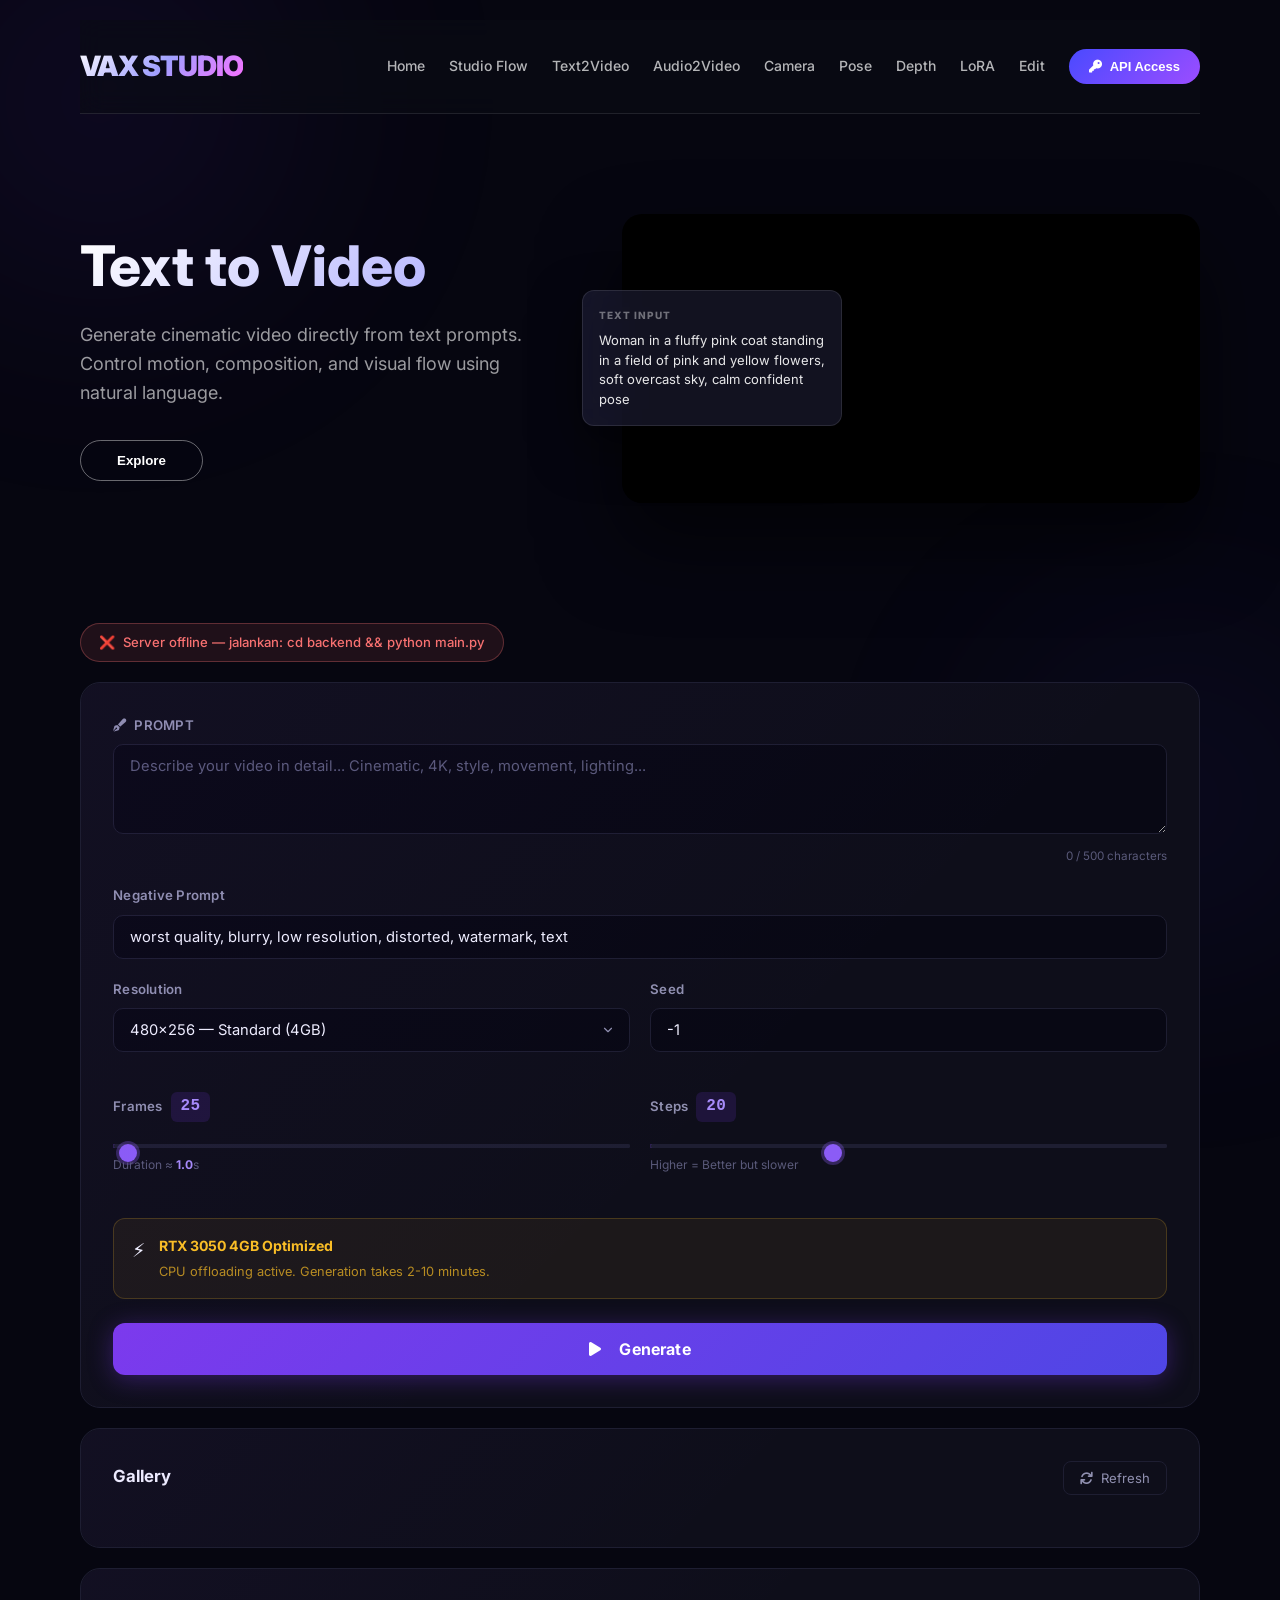
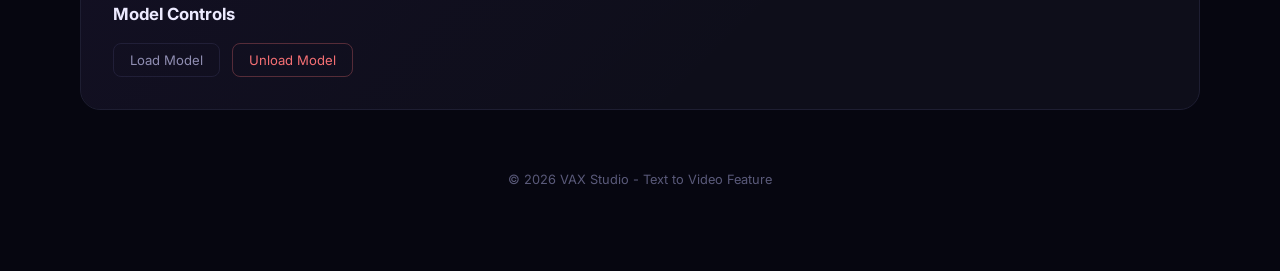
<file: text2video.html>
<!DOCTYPE html>
<html lang="en">
<head>
    <meta charset="UTF-8">
    <meta name="viewport" content="width=device-width, initial-scale=1.0">
    <title>Text to Video - VAX Studio</title>
    <link rel="preconnect" href="https://fonts.googleapis.com">
    <link rel="preconnect" href="https://fonts.gstatic.com" crossorigin>
    <link href="https://fonts.googleapis.com/css2?family=Inter:opsz,wght@14..32,300;14..32,400;14..32,500;14..32,600;14..32,700;14..32,800&display=swap" rel="stylesheet">
    <link rel="stylesheet" href="https://cdnjs.cloudflare.com/ajax/libs/font-awesome/6.0.0-beta3/css/all.min.css">
    <link rel="stylesheet" href="style.css">
</head>
<body>
    <div class="bg-glow bg-glow-1"></div>
    <div class="bg-glow bg-glow-2"></div>
    
    <div class="container">
        <nav class="navbar">
            <a href="index.html" class="logo">VAX STUDIO</a>
            <div class="nav-links">
                <a href="index.html">Home</a>
                <a href="studio.html">Studio Flow</a>
                <a href="text2video.html">Text2Video</a>
                <a href="audio2video.html">Audio2Video</a>
                <a href="camera.html">Camera</a>
                <a href="pose.html">Pose</a>
                <a href="depth.html">Depth</a>
                <a href="lora.html">LoRA</a>
                <a href="edit.html">Edit</a>
                <button class="btn-api" onclick="alert('🚀 API Access: Ready for integration!')">
                    <i class="fas fa-key"></i> API Access
                </button>
            </div>
        </nav>

        <main>
            <!-- Feature Hero Section -->
            <section class="feature-hero">
                <div class="hero-text">
                    <h1>Text to Video</h1>
                    <p>Generate cinematic video directly from text prompts. Control motion, composition, and visual flow using natural language.</p>
                    <button class="btn-explore" onclick="document.getElementById('prompt').scrollIntoView({behavior:'smooth'})">Explore</button>
                </div>
                <div class="hero-visual">
                    <div class="hero-video-wrapper">
                        <video autoplay loop muted playsinline>
                            <source src="https://videos.ltx.io/LTX-2/SEO-pages/master-page/01-text-to-video-model-3x2.webm" type="video/webm">
                        </video>
                    </div>
                    <div class="floating-prompt-card">
                        <span class="prompt-badge">TEXT INPUT</span>
                        <div class="prompt-content">
                            Woman in a fluffy pink coat standing in a field of pink and yellow flowers, soft overcast sky, calm confident pose
                        </div>
                    </div>
                </div>
            </section>

            <!-- GPU Info Bar -->
            <div id="gpu-bar" class="gpu-bar" style="display:none">
                <div class="gpu-item">
                    <span class="gpu-label">GPU</span>
                    <span id="gpu-name" class="gpu-value">—</span>
                </div>
                <div class="gpu-divider"></div>
                <div class="gpu-item">
                    <span class="gpu-label">VRAM Bebas</span>
                    <span id="gpu-vram" class="gpu-value">— GB</span>
                </div>
                <div class="gpu-divider"></div>
                <div class="gpu-item">
                    <span class="gpu-label">Model</span>
                    <span id="model-status" class="gpu-value">Belum di-load</span>
                </div>
                <div class="gpu-divider"></div>
                <div class="gpu-item">
                    <span class="gpu-label">Antrian</span>
                    <span id="queue-size" class="gpu-value">0</span>
                </div>
            </div>

            <div id="status-badge" class="status-badge status-checking" style="margin-bottom: 20px;">
                <span class="status-icon">⏳</span>
                <span id="status-text">Mengecek koneksi server...</span>
            </div>

            <section class="card">
                <div class="form-group">
                    <label class="form-label" for="prompt">
                        <i class="fas fa-pen-fancy"></i> PROMPT
                    </label>
                    <textarea id="prompt" rows="3" class="form-textarea" placeholder="Describe your video in detail... Cinematic, 4K, style, movement, lighting..."></textarea>
                    <div class="char-counter">
                        <span id="char-count">0</span> / 500 characters
                    </div>
                </div>

                <div class="form-group">
                    <label class="form-label" for="negative-prompt">Negative Prompt</label>
                    <input type="text" id="negative-prompt" class="form-input" value="worst quality, blurry, low resolution, distorted, watermark, text">
                </div>

                <div class="settings-grid">
                    <div class="form-group">
                        <label class="form-label" for="resolution">Resolution</label>
                        <select id="resolution" class="form-select">
                            <option value="320x224">320×224 — Fast</option>
                            <option value="480x256" selected>480×256 — Standard (4GB)</option>
                            <option value="256x256">256×256 — Square</option>
                        </select>
                    </div>
                    <div class="form-group">
                        <label class="form-label" for="seed">Seed</label>
                        <input type="number" id="seed" class="form-input" value="-1">
                    </div>
                    <div class="form-group range-group">
                        <label class="form-label">
                            Frames
                            <span class="range-value" id="frames-val">25</span>
                        </label>
                        <input type="range" id="num-frames" class="form-range" min="8" max="1500" value="25" step="1">
                        <div class="range-hint">Duration ≈ <strong id="duration-est">1.0</strong>s</div>
                    </div>
                    <div class="form-group range-group">
                        <label class="form-label">
                            Steps
                            <span class="range-value" id="steps-val">20</span>
                        </label>
                        <input type="range" id="steps" class="form-range" min="4" max="50" value="20" step="1">
                        <div class="range-hint">Higher = Better but slower</div>
                    </div>
                </div>

                <div class="vram-warning">
                    <div class="warning-icon">⚡</div>
                    <div class="warning-content">
                        <strong>RTX 3050 4GB Optimized</strong>
                        <p>CPU offloading active. Generation takes 2-10 minutes.</p>
                    </div>
                </div>

                <button id="generate-btn" class="btn-generate" onclick="generateVideo()">
                    <i class="fas fa-play" style="margin-right: 8px;"></i> Generate
                </button>
            </section>

            <!-- Progress Section -->
            <section id="progress-section" class="card progress-card" style="display:none">
                <div class="progress-header">
                    <div class="spinner"></div>
                    <div>
                        <h2 class="card-title">Generating...</h2>
                        <p id="progress-text" class="card-subtitle">Requesting server...</p>
                    </div>
                </div>
                <div class="progress-bar-container">
                    <div class="progress-bar">
                        <div id="progress-fill" class="progress-fill"></div>
                    </div>
                </div>
                <div class="progress-meta">
                    Job ID: <code id="job-id-display" class="code-tag"></code>
                    <span id="elapsed-time" class="elapsed">0s elapsed</span>
                </div>
            </section>

            <!-- Result Section -->
            <section id="result-section" class="card result-card" style="display:none">
                <h2 class="card-title">Video Ready!</h2>
                <div class="video-wrapper">
                    <video id="result-video" class="result-video" controls autoplay loop muted></video>
                </div>
                <div class="result-meta">
                    <div class="meta-item"><span class="meta-label">Seed</span><code id="result-seed" class="code-tag"></code></div>
                    <div class="meta-item"><span class="meta-label">Duration</span><span id="result-duration" class="meta-value"></span>s</div>
                </div>
                <div class="result-actions">
                    <a id="download-btn" class="btn-download" download><i class="fas fa-download"></i> Download</a>
                    <button class="btn-secondary" onclick="resetForm()"><i class="fas fa-redo"></i> Create Again</button>
                </div>
            </section>

            <section id="error-section" class="card error-card" style="display:none">
                <h2 class="card-title" style="color: #f87171">Generation Failed</h2>
                <p id="error-msg" class="error-text"></p>
                <button class="btn-secondary" onclick="resetForm()">Try Again</button>
            </section>

            <!-- Gallery Section -->
            <section class="card">
                <div class="gallery-header" style="display: flex; justify-content: space-between; align-items: center; margin-bottom: 20px;">
                    <h2 class="card-title">Gallery</h2>
                    <button class="btn-refresh" onclick="loadGallery()" id="refresh-btn"><i class="fas fa-sync"></i> Refresh</button>
                </div>
                <div id="gallery" class="gallery"></div>
            </section>

            <section class="card">
                <h2 class="card-title">Model Controls</h2>
                <div style="display: flex; gap: 12px; margin-top: 15px;">
                    <button class="btn-refresh" onclick="loadModel()">Load Model</button>
                    <button class="btn-refresh" style="color: #f87171; border-color: rgba(248, 113, 113, 0.3);" onclick="unloadModel()">Unload Model</button>
                </div>
            </section>
        </main>

        <footer class="footer">
            <p>© 2026 VAX Studio - Text to Video Feature</p>
        </footer>
    </div>

    <script src="app.js"></script>
</body>
</html>
</file>
<file: style.css>
/* ============================================
   style.css — AI Text-to-Video Generator
   Premium Dark UI · RTX 3050 4GB
   ============================================ */

/* ---------- Reset & Base ---------- */
*, *::before, *::after {
    box-sizing: border-box;
    margin: 0;
    padding: 0;
}

:root {
    --purple-400: #a78bfa;
    --purple-500: #8b5cf6;
    --purple-600: #7c3aed;
    --purple-700: #6d28d9;
    --indigo-500: #6366f1;
    --indigo-600: #4f46e5;
    --bg-base: #060610;
    --bg-card: #0e0e1a;
    --bg-card-hover: #13131f;
    --bg-input: #080814;
    --border: #1e1e32;
    --border-focus: #7c3aed;
    --text-primary: #f0f0ff;
    --text-secondary: #9090b0;
    --text-muted: #5a5a7a;
    --green: #34d399;
    --red: #f87171;
    --amber: #fbbf24;
}

html { scroll-behavior: smooth; }

body {
    font-family: 'Inter', system-ui, -apple-system, sans-serif;
    background-color: var(--bg-base);
    color: var(--text-primary);
    min-height: 100vh;
    padding: 20px 16px 60px;
    line-height: 1.6;
    overflow-x: hidden;
}

/* ---------- Background Glow ---------- */
.bg-glow {
    position: fixed;
    border-radius: 50%;
    filter: blur(120px);
    pointer-events: none;
    z-index: 0;
    opacity: 0.12;
}
.bg-glow-1 {
    width: 600px;
    height: 600px;
    background: radial-gradient(circle, #7c3aed, transparent 70%);
    top: -200px;
    left: -200px;
}
.bg-glow-2 {
    width: 500px;
    height: 500px;
    background: radial-gradient(circle, #4f46e5, transparent 70%);
    bottom: -150px;
    right: -150px;
}

/* ---------- Layout ---------- */
.container {
    max-width: 1200px;
    margin: 0 auto;
    padding: 0 40px;
    position: relative;
    z-index: 1;
}

/* ---------- Navbar ---------- */
.navbar {
    display: flex;
    justify-content: space-between;
    align-items: center;
    padding: 24px 0;
    margin-bottom: 40px;
    position: sticky;
    top: 0;
    backdrop-filter: blur(12px);
    -webkit-backdrop-filter: blur(12px);
    background: rgba(10, 12, 21, 0.6);
    z-index: 100;
    border-bottom: 1px solid rgba(255,255,255,0.1);
    animation: slideDown 0.8s ease;
}

@keyframes slideDown {
    from { transform: translateY(-100%); opacity: 0; }
    to { transform: translateY(0); opacity: 1; }
}

.logo {
    font-size: 28px;
    font-weight: 900;
    background: linear-gradient(135deg, #FFFFFF, #A0A0FF, #FF6BFF);
    -webkit-background-clip: text;
    -webkit-text-fill-color: transparent;
    letter-spacing: -1px;
    position: relative;
    animation: glowPulse 3s ease infinite;
    text-decoration: none;
}

@keyframes glowPulse {
    0%, 100% { filter: drop-shadow(0 0 15px rgba(160, 160, 255, 0.3)); }
    50% { filter: drop-shadow(0 0 30px rgba(160, 160, 255, 0.6)); }
}

.nav-links {
    display: flex;
    gap: 24px;
    align-items: center;
    flex-wrap: wrap;
}

.nav-links a {
    color: rgba(255,255,255,0.7);
    text-decoration: none;
    font-weight: 500;
    font-size: 14px;
    transition: all 0.3s;
    padding: 8px 0;
    position: relative;
    overflow: hidden;
}

.nav-links a::before {
    content: '';
    position: absolute;
    bottom: 0;
    left: -100%;
    width: 100%;
    height: 2px;
    background: linear-gradient(90deg, #4A4AFF, #FF4AFF);
    transition: left 0.3s ease;
}

.nav-links a:hover::before {
    left: 0;
}

.nav-links a:hover {
    color: white;
    transform: translateY(-2px);
}

.btn-api {
    background: linear-gradient(135deg, #4A4AFF, #9B4DFF);
    border: none;
    color: white;
    padding: 10px 20px;
    border-radius: 40px;
    font-weight: 600;
    font-size: 13px;
    cursor: pointer;
    transition: all 0.3s;
    display: flex;
    align-items: center;
    gap: 8px;
    position: relative;
    overflow: hidden;
    animation: buttonPulse 2s ease infinite;
}

@keyframes buttonPulse {
    0%, 100% { box-shadow: 0 0 15px rgba(74, 74, 255, 0.3); }
    50% { box-shadow: 0 0 30px rgba(74, 74, 255, 0.6); }
}

.btn-api:hover {
    transform: translateY(-2px) scale(1.05);
    box-shadow: 0 10px 30px rgba(90,90,255,0.4);
}


/* ---------- Header ---------- */
.header {
    text-align: center;
    padding: 48px 0 36px;
}

.header-badge {
    display: inline-flex;
    align-items: center;
    gap: 8px;
    background: rgba(124, 58, 237, 0.12);
    border: 1px solid rgba(124, 58, 237, 0.3);
    border-radius: 999px;
    padding: 6px 16px;
    font-size: 0.78rem;
    font-weight: 500;
    color: var(--purple-400);
    margin-bottom: 20px;
    letter-spacing: 0.03em;
}

.pulse-dot {
    width: 7px;
    height: 7px;
    border-radius: 50%;
    background: var(--green);
    animation: pulse-glow 2s infinite;
}
@keyframes pulse-glow {
    0%, 100% { opacity: 1; box-shadow: 0 0 0 0 rgba(52, 211, 153, 0.6); }
    50% { opacity: 0.8; box-shadow: 0 0 0 5px rgba(52, 211, 153, 0); }
}

.header-title {
    font-size: clamp(2rem, 5vw, 3rem);
    font-weight: 800;
    letter-spacing: -0.03em;
    line-height: 1.1;
    margin-bottom: 12px;
}

.gradient-text {
    background: linear-gradient(135deg, #a78bfa 0%, #6366f1 50%, #38bdf8 100%);
    -webkit-background-clip: text;
    -webkit-text-fill-color: transparent;
    background-clip: text;
}

.header-subtitle {
    color: var(--text-secondary);
    font-size: 0.95rem;
    margin-bottom: 24px;
    max-width: 520px;
    margin-left: auto;
    margin-right: auto;
}

/* ---------- Status Badge ---------- */
.status-badge {
    display: inline-flex;
    align-items: center;
    gap: 8px;
    padding: 8px 18px;
    border-radius: 999px;
    font-size: 0.82rem;
    font-weight: 500;
    transition: all 0.3s ease;
}

.status-checking {
    background: rgba(255, 255, 255, 0.05);
    border: 1px solid var(--border);
    color: var(--text-muted);
}
.status-online {
    background: rgba(52, 211, 153, 0.1);
    border: 1px solid rgba(52, 211, 153, 0.3);
    color: var(--green);
}
.status-offline {
    background: rgba(248, 113, 113, 0.1);
    border: 1px solid rgba(248, 113, 113, 0.3);
    color: var(--red);
}

/* ---------- GPU Info Bar ---------- */
.gpu-bar {
    background: rgba(124, 58, 237, 0.06);
    border: 1px solid rgba(124, 58, 237, 0.2);
    border-radius: 12px;
    padding: 14px 24px;
    display: flex;
    align-items: center;
    gap: 0;
    margin-bottom: 20px;
    flex-wrap: wrap;
}

.gpu-item {
    display: flex;
    flex-direction: column;
    gap: 2px;
    padding: 0 20px;
    flex: 1;
    min-width: 120px;
}
.gpu-item:first-child { padding-left: 0; }

.gpu-label {
    font-size: 0.7rem;
    font-weight: 600;
    text-transform: uppercase;
    letter-spacing: 0.08em;
    color: var(--text-muted);
}
.gpu-value {
    font-size: 0.9rem;
    font-weight: 600;
    color: var(--purple-400);
    font-family: 'JetBrains Mono', monospace;
}

.gpu-divider {
    width: 1px;
    height: 36px;
    background: var(--border);
    flex-shrink: 0;
}

/* ---------- Cards ---------- */
.card {
    background: var(--bg-card);
    border: 1px solid var(--border);
    border-radius: 20px;
    padding: 32px;
    margin-bottom: 20px;
    position: relative;
    overflow: hidden;
    transition: border-color 0.3s ease;
}
.card::before {
    content: '';
    position: absolute;
    inset: 0;
    border-radius: 20px;
    background: linear-gradient(135deg, rgba(124,58,237,0.04) 0%, transparent 60%);
    pointer-events: none;
}
.card:hover { border-color: rgba(124, 58, 237, 0.3); }

.card-header {
    display: flex;
    align-items: flex-start;
    gap: 16px;
    margin-bottom: 28px;
}
.card-icon {
    font-size: 1.6rem;
    line-height: 1;
    flex-shrink: 0;
}
.card-title {
    font-size: 1.05rem;
    font-weight: 700;
    color: var(--text-primary);
    margin-bottom: 4px;
}
.card-subtitle {
    font-size: 0.82rem;
    color: var(--text-secondary);
}

/* ---------- Form Elements ---------- */
.form-group { margin-bottom: 20px; }

.form-label {
    display: flex;
    align-items: center;
    gap: 8px;
    font-size: 0.83rem;
    font-weight: 600;
    color: var(--text-secondary);
    margin-bottom: 8px;
    letter-spacing: 0.02em;
}
.label-tag {
    font-size: 0.72rem;
    font-weight: 500;
    background: rgba(124, 58, 237, 0.15);
    color: var(--purple-400);
    padding: 2px 8px;
    border-radius: 999px;
}

.form-textarea,
.form-input,
.form-select {
    width: 100%;
    background: var(--bg-input);
    border: 1px solid var(--border);
    border-radius: 10px;
    color: var(--text-primary);
    padding: 12px 16px;
    font-size: 0.92rem;
    font-family: 'Inter', sans-serif;
    transition: border-color 0.2s ease, box-shadow 0.2s ease;
    appearance: none;
}
.form-textarea:focus,
.form-input:focus,
.form-select:focus {
    outline: none;
    border-color: var(--purple-600);
    box-shadow: 0 0 0 3px rgba(124, 58, 237, 0.15);
}
.form-textarea::placeholder,
.form-input::placeholder {
    color: var(--text-muted);
}
.form-textarea {
    resize: vertical;
    min-height: 90px;
}
.form-select {
    cursor: pointer;
    background-image: url("data:image/svg+xml,%3Csvg xmlns='http://www.w3.org/2000/svg' width='14' height='14' viewBox='0 0 24 24' fill='none' stroke='%239090b0' stroke-width='2' stroke-linecap='round' stroke-linejoin='round'%3E%3Cpolyline points='6 9 12 15 18 9'%3E%3C/polyline%3E%3C/svg%3E");
    background-repeat: no-repeat;
    background-position: right 14px center;
    padding-right: 40px;
}

.char-counter {
    font-size: 0.73rem;
    color: var(--text-muted);
    text-align: right;
    margin-top: 5px;
}
.char-counter.near-limit { color: var(--amber); }

/* ---------- Settings Grid ---------- */
.settings-grid {
    display: grid;
    grid-template-columns: 1fr 1fr;
    gap: 20px;
    margin-bottom: 24px;
}

.range-group {}

.form-range {
    width: 100%;
    height: 4px;
    appearance: none;
    background: var(--border);
    border-radius: 999px;
    cursor: pointer;
    margin: 10px 0 6px;
    border: none;
    padding: 0;
}
.form-range::-webkit-slider-thumb {
    appearance: none;
    width: 18px;
    height: 18px;
    border-radius: 50%;
    background: var(--purple-500);
    cursor: pointer;
    box-shadow: 0 0 0 3px rgba(139, 92, 246, 0.3);
    transition: box-shadow 0.2s;
}
.form-range::-webkit-slider-thumb:hover {
    box-shadow: 0 0 0 6px rgba(139, 92, 246, 0.25);
}
.form-range::-webkit-slider-runnable-track {
    background: linear-gradient(to right, var(--purple-600) 0%, var(--border) 0%);
    height: 4px;
    border-radius: 999px;
}

.range-value {
    font-size: 1rem;
    font-weight: 700;
    color: var(--purple-400);
    font-family: 'JetBrains Mono', monospace;
    background: rgba(124, 58, 237, 0.15);
    padding: 2px 10px;
    border-radius: 6px;
}

.range-hint {
    font-size: 0.75rem;
    color: var(--text-muted);
}
.range-hint strong { color: var(--purple-400); }

/* ---------- VRAM Warning ---------- */
.vram-warning {
    display: flex;
    align-items: flex-start;
    gap: 14px;
    background: rgba(251, 191, 36, 0.06);
    border: 1px solid rgba(251, 191, 36, 0.2);
    border-radius: 12px;
    padding: 16px 18px;
    margin-bottom: 24px;
}
.warning-icon { font-size: 1.2rem; flex-shrink: 0; }
.warning-content strong {
    display: block;
    font-size: 0.88rem;
    color: var(--amber);
    margin-bottom: 4px;
}
.warning-content p {
    font-size: 0.8rem;
    color: rgba(251, 191, 36, 0.7);
}

/* ---------- Buttons ---------- */
.btn-generate {
    width: 100%;
    padding: 16px 24px;
    background: linear-gradient(135deg, var(--purple-600), var(--indigo-600));
    border: none;
    border-radius: 12px;
    color: #fff;
    font-size: 1rem;
    font-weight: 700;
    font-family: 'Inter', sans-serif;
    cursor: pointer;
    display: flex;
    align-items: center;
    justify-content: center;
    gap: 10px;
    transition: all 0.2s ease;
    box-shadow: 0 4px 24px rgba(124, 58, 237, 0.35);
    letter-spacing: 0.01em;
}
.btn-generate:hover {
    transform: translateY(-1px);
    box-shadow: 0 6px 32px rgba(124, 58, 237, 0.5);
    background: linear-gradient(135deg, var(--purple-500), var(--indigo-500));
}
.btn-generate:active { transform: scale(0.98); }
.btn-generate:disabled {
    opacity: 0.5;
    cursor: not-allowed;
    transform: none;
    box-shadow: none;
}
.btn-icon { font-size: 1.1rem; }

.btn-download, .btn-secondary {
    display: inline-flex;
    align-items: center;
    gap: 8px;
    padding: 12px 22px;
    border-radius: 10px;
    font-size: 0.9rem;
    font-weight: 600;
    font-family: 'Inter', sans-serif;
    cursor: pointer;
    text-decoration: none;
    transition: all 0.2s ease;
}
.btn-download {
    background: linear-gradient(135deg, var(--purple-600), var(--indigo-600));
    color: white;
    border: none;
    box-shadow: 0 2px 12px rgba(124, 58, 237, 0.4);
}
.btn-download:hover {
    box-shadow: 0 4px 20px rgba(124, 58, 237, 0.5);
    transform: translateY(-1px);
}
.btn-secondary {
    background: transparent;
    border: 1px solid var(--border);
    color: var(--text-secondary);
}
.btn-secondary:hover {
    border-color: var(--purple-600);
    color: var(--text-primary);
    background: rgba(124, 58, 237, 0.08);
}

.btn-refresh {
    display: inline-flex;
    align-items: center;
    gap: 8px;
    padding: 8px 16px;
    background: transparent;
    border: 1px solid var(--border);
    border-radius: 8px;
    color: var(--text-secondary);
    font-size: 0.82rem;
    font-family: 'Inter', sans-serif;
    cursor: pointer;
    transition: all 0.2s;
    flex-shrink: 0;
}
.btn-refresh:hover {
    border-color: var(--purple-600);
    color: var(--purple-400);
}

/* ---------- Progress Card ---------- */
.progress-card { border-color: rgba(124, 58, 237, 0.3); }

.progress-header {
    display: flex;
    align-items: center;
    gap: 16px;
    margin-bottom: 20px;
}

.spinner {
    width: 36px;
    height: 36px;
    border: 3px solid rgba(124, 58, 237, 0.2);
    border-top-color: var(--purple-500);
    border-radius: 50%;
    animation: spin 0.8s linear infinite;
    flex-shrink: 0;
}
@keyframes spin { to { transform: rotate(360deg); } }

.progress-bar-container { margin-bottom: 16px; }
.progress-bar {
    background: rgba(255, 255, 255, 0.05);
    border-radius: 999px;
    height: 6px;
    overflow: hidden;
}
.progress-fill {
    height: 100%;
    background: linear-gradient(90deg, var(--purple-600), var(--indigo-500), var(--purple-400));
    background-size: 200% 100%;
    border-radius: 999px;
    animation: progress-shimmer 1.5s ease-in-out infinite;
    width: 100%;
}
@keyframes progress-shimmer {
    0% { background-position: 200% center; }
    100% { background-position: -200% center; }
}

.progress-meta {
    display: flex;
    align-items: center;
    justify-content: space-between;
    font-size: 0.8rem;
    color: var(--text-muted);
}
.elapsed {
    font-family: 'JetBrains Mono', monospace;
    color: var(--purple-400);
}

/* ---------- Code Tags ---------- */
.code-tag {
    font-family: 'JetBrains Mono', monospace;
    font-size: 0.82rem;
    background: rgba(124, 58, 237, 0.12);
    color: var(--purple-400);
    padding: 2px 8px;
    border-radius: 5px;
    border: 1px solid rgba(124, 58, 237, 0.2);
}

/* ---------- Result Card ---------- */
.result-card { border-color: rgba(52, 211, 153, 0.3); }

.result-header {
    display: flex;
    align-items: center;
    gap: 16px;
    margin-bottom: 20px;
}
.success-icon { font-size: 1.8rem; }

.video-wrapper {
    border-radius: 12px;
    overflow: hidden;
    background: #000;
    margin-bottom: 20px;
    border: 1px solid var(--border);
}
.result-video {
    width: 100%;
    display: block;
}

.result-meta {
    display: flex;
    flex-wrap: wrap;
    gap: 20px;
    margin-bottom: 20px;
    padding: 16px;
    background: rgba(255, 255, 255, 0.02);
    border-radius: 10px;
    border: 1px solid var(--border);
}
.meta-item {
    display: flex;
    flex-direction: column;
    gap: 3px;
}
.meta-label {
    font-size: 0.7rem;
    font-weight: 600;
    text-transform: uppercase;
    letter-spacing: 0.06em;
    color: var(--text-muted);
}
.meta-value {
    font-size: 0.88rem;
    color: var(--text-primary);
    font-family: 'JetBrains Mono', monospace;
}

.result-actions {
    display: flex;
    gap: 12px;
    flex-wrap: wrap;
}

/* ---------- Error Card ---------- */
.error-card { border-color: rgba(248, 113, 113, 0.3); }
.error-header {
    display: flex;
    align-items: center;
    gap: 16px;
    margin-bottom: 20px;
}
.error-icon { font-size: 1.8rem; }

.error-message {
    background: rgba(248, 113, 113, 0.06);
    border: 1px solid rgba(248, 113, 113, 0.2);
    border-radius: 10px;
    padding: 14px 16px;
    margin-bottom: 16px;
}
.error-label {
    font-size: 0.73rem;
    font-weight: 600;
    color: rgba(248, 113, 113, 0.7);
    text-transform: uppercase;
    letter-spacing: 0.06em;
    margin-bottom: 6px;
}
.error-text {
    font-size: 0.88rem;
    color: var(--red);
    font-family: 'JetBrains Mono', monospace;
    word-break: break-word;
}

.error-tips {
    font-size: 0.82rem;
    color: var(--text-secondary);
    margin-bottom: 20px;
}
.error-tips strong { color: var(--text-primary); }
.error-tips ul {
    margin-top: 6px;
    padding-left: 20px;
    display: flex;
    flex-direction: column;
    gap: 4px;
}

/* ---------- Gallery ---------- */
.gallery-card {}

.gallery-header {
    display: flex;
    align-items: flex-start;
    justify-content: space-between;
    margin-bottom: 20px;
    gap: 12px;
}

.gallery {
    display: grid;
    grid-template-columns: repeat(auto-fill, minmax(220px, 1fr));
    gap: 14px;
}

.gallery-empty {
    grid-column: 1 / -1;
    text-align: center;
    padding: 40px 20px;
    color: var(--text-muted);
    font-size: 0.88rem;
}
.empty-icon { font-size: 2.5rem; margin-bottom: 10px; }

.gallery-item {
    border-radius: 12px;
    overflow: hidden;
    background: var(--bg-input);
    border: 1px solid var(--border);
    transition: all 0.2s ease;
    cursor: pointer;
}
.gallery-item:hover {
    border-color: rgba(124, 58, 237, 0.4);
    transform: translateY(-2px);
    box-shadow: 0 8px 24px rgba(0, 0, 0, 0.3);
}
.gallery-item video {
    width: 100%;
    display: block;
    max-height: 150px;
    object-fit: contain;
    background: #000;
}
.gallery-meta {
    padding: 8px 10px;
    display: flex;
    align-items: center;
    justify-content: space-between;
}
.gallery-filename {
    font-size: 0.72rem;
    color: var(--text-muted);
    white-space: nowrap;
    overflow: hidden;
    text-overflow: ellipsis;
    max-width: 130px;
}
.gallery-size {
    font-size: 0.72rem;
    color: var(--purple-400);
    font-family: 'JetBrains Mono', monospace;
    flex-shrink: 0;
}
.gallery-delete {
    display: block;
    width: 100%;
    padding: 6px;
    background: transparent;
    border: none;
    border-top: 1px solid var(--border);
    color: rgba(248, 113, 113, 0.5);
    font-size: 0.73rem;
    cursor: pointer;
    font-family: 'Inter', sans-serif;
    transition: all 0.2s;
}
.gallery-delete:hover {
    background: rgba(248, 113, 113, 0.08);
    color: var(--red);
}

/* ---------- Model Control ---------- */
.model-card { border-style: dashed; }

.model-actions {
    display: flex;
    gap: 12px;
    flex-wrap: wrap;
    margin: 16px 0;
}

.btn-model {
    padding: 10px 20px;
    background: transparent;
    border: 1px solid var(--border);
    border-radius: 10px;
    color: var(--text-secondary);
    font-size: 0.85rem;
    font-family: 'Inter', sans-serif;
    cursor: pointer;
    transition: all 0.2s;
}
.btn-model:hover {
    border-color: var(--purple-600);
    color: var(--purple-400);
    background: rgba(124, 58, 237, 0.06);
}
.btn-model-danger:hover {
    border-color: var(--red);
    color: var(--red);
    background: rgba(248, 113, 113, 0.06);
}

.hint-text {
    font-size: 0.78rem;
    color: var(--text-muted);
}

/* ---------- Footer ---------- */
.footer {
    text-align: center;
    padding: 40px 0 20px;
    color: var(--text-muted);
    font-size: 0.8rem;
}
.footer-sub {
    margin-top: 4px;
    font-size: 0.75rem;
}
.footer a {
    color: var(--purple-400);
    text-decoration: none;
}
.footer a:hover { text-decoration: underline; }

/* ---------- Toast Notifications ---------- */
.toast-container {
    position: fixed;
    bottom: 24px;
    right: 24px;
    display: flex;
    flex-direction: column;
    gap: 10px;
    z-index: 999;
    pointer-events: none;
}

.toast {
    background: rgba(14, 14, 26, 0.95);
    border: 1px solid var(--border);
    padding: 12px 20px;
    border-radius: 10px;
    color: white;
    font-size: 0.9rem;
    box-shadow: 0 10px 30px rgba(0,0,0,0.5);
    backdrop-filter: blur(10px);
    animation: toast-in 0.3s ease;
    pointer-events: auto;
}

@keyframes toast-in {
    from { transform: translateX(50px); opacity: 0; }
    to { transform: translateX(0); opacity: 1; }
}

.toast-success { border-left: 4px solid var(--green); }
.toast-error { border-left: 4px solid var(--red); }
.toast-info { border-left: 4px solid var(--purple-500); }

/* ---------- Extra Utilities ---------- */
.input-label {
    color: var(--purple-400);
    font-size: 0.8rem;
    font-weight: 700;
    margin-bottom: 8px;
    text-transform: uppercase;
    letter-spacing: 0.05em;
    display: flex;
    align-items: center;
    gap: 8px;
}

/* ---------- Scrollbar ---------- */
::-webkit-scrollbar { width: 6px; }
::-webkit-scrollbar-track { background: transparent; }
::-webkit-scrollbar-thumb {
    background: var(--border);
    border-radius: 999px;
}
::-webkit-scrollbar-thumb:hover { background: rgba(124, 58, 237, 0.4); }

/* ---------- Responsive ---------- */
@media (max-width: 640px) {
    body { padding: 12px 12px 48px; }
    .header { padding: 32px 0 24px; }
    .card { padding: 22px 18px; }
    .settings-grid { grid-template-columns: 1fr; }
    .gpu-bar { gap: 8px; padding: 12px 16px; }
    .gpu-item { padding: 0 10px; min-width: 90px; }
    .gpu-divider { display: none; }
    .result-actions { flex-direction: column; }
    .model-actions { flex-direction: column; }
}
/* ---------- Feature Hero ---------- */
.feature-hero {
    display: flex;
    align-items: center;
    justify-content: space-between;
    gap: 60px;
    padding: 60px 0;
    margin-bottom: 60px;
    animation: fadeInUp 0.8s ease;
}

.hero-text {
    flex: 1;
}

.hero-text h1 {
    font-size: 56px;
    font-weight: 800;
    margin-bottom: 24px;
    background: linear-gradient(135deg, #fff, #a0a0ff);
    -webkit-background-clip: text;
    -webkit-text-fill-color: transparent;
    line-height: 1.1;
}

.hero-text p {
    font-size: 18px;
    color: rgba(255, 255, 255, 0.6);
    line-height: 1.6;
    margin-bottom: 32px;
    max-width: 450px;
}

.btn-explore {
    padding: 12px 36px;
    border: 1px solid rgba(255, 255, 255, 0.4);
    border-radius: 30px;
    background: transparent;
    color: white;
    font-weight: 600;
    cursor: pointer;
    transition: all 0.3s;
}

.btn-explore:hover {
    background: white;
    color: black;
    transform: translateY(-2px);
}

.hero-visual {
    flex: 1.2;
    position: relative;
}

.hero-video-wrapper {
    width: 100%;
    border-radius: 20px;
    overflow: hidden;
    box-shadow: 0 40px 80px rgba(0,0,0,0.6);
    background: #000;
}

.hero-video-wrapper video {
    width: 100%;
    display: block;
}

.floating-prompt-card {
    position: absolute;
    top: 50%;
    left: -40px;
    transform: translateY(-50%);
    width: 260px;
    background: rgba(45, 45, 80, 0.4);
    backdrop-filter: blur(25px);
    border: 1px solid rgba(255, 255, 255, 0.1);
    border-radius: 12px;
    padding: 16px;
    box-shadow: 0 20px 50px rgba(0,0,0,0.5);
    animation: floatCard 6s ease-in-out infinite;
    z-index: 10;
}

.prompt-badge {
    font-size: 10px;
    font-weight: 800;
    text-transform: uppercase;
    color: rgba(255, 255, 255, 0.4);
    margin-bottom: 8px;
    display: block;
    letter-spacing: 1px;
}

.prompt-content {
    font-size: 13px;
    color: rgba(255, 255, 255, 0.9);
    line-height: 1.5;
}

@keyframes floatCard {
    0%, 100% { transform: translateY(-50%) translateX(0); }
    50% { transform: translateY(-60%) translateX(10px); }
}

@media (max-width: 968px) {
    .feature-hero { flex-direction: column; text-align: center; gap: 40px; padding: 40px 0; }
    .hero-text p { margin-left: auto; margin-right: auto; }
    .floating-prompt-card { position: relative; left: 0; transform: none; margin: -40px auto 0; width: 90%; }
    .hero-text h1 { font-size: 40px; }
}

@keyframes fadeInUp {
    from { opacity: 0; transform: translateY(30px); }
    to { opacity: 1; transform: translateY(0); }
}

/* ---------- Retake Grid ---------- */
.retake-grid {
    display: grid;
    grid-template-columns: repeat(2, 1fr);
    gap: 20px;
    margin-top: 20px;
}

.retake-item {
    position: relative;
    border-radius: 16px;
    overflow: hidden;
    aspect-ratio: 16/9;
    box-shadow: 0 10px 30px rgba(0,0,0,0.5);
    border: 1px solid rgba(255,255,255,0.05);
    transition: transform 0.3s;
    background: #000;
}

.retake-item:hover {
    transform: translateY(-5px);
    border-color: rgba(160, 160, 255, 0.3);
}

.retake-item video {
    width: 100%;
    height: 100%;
    object-fit: cover;
    display: block;
}

.retake-pause {
    position: absolute;
    bottom: 12px;
    right: 12px;
    width: 36px;
    height: 36px;
    background: rgba(10, 12, 21, 0.8);
    backdrop-filter: blur(8px);
    border: 1px solid rgba(255,255,255,0.1);
    border-radius: 8px;
    color: white;
    display: flex;
    align-items: center;
    justify-content: center;
    font-size: 14px;
    cursor: pointer;
    transition: all 0.2s;
    z-index: 5;
}

.retake-pause:hover {
    background: #4A4AFF;
    border-color: #4A4AFF;
}

@media (max-width: 768px) {
    .retake-grid { grid-template-columns: 1fr; }
}

/* ---------- Spotlight Section ---------- */
.spotlight-featured {
    background: radial-gradient(circle at top left, rgba(74, 74, 255, 0.05), transparent),
                rgba(255, 255, 255, 0.02) !important;
    border: 1px solid rgba(255, 255, 255, 0.05);
    border-radius: 32px;
    padding: 40px 50px;
    margin-top: 60px;
    position: relative;
    overflow: hidden;
    gap: 40px;
}

.spotlight-featured .hero-text {
    flex: 0.8;
}

.spotlight-featured .hero-visual {
    flex: 1;
}

.spotlight-featured h2 {
    font-size: 32px !important;
    margin-bottom: 16px !important;
}

.spotlight-featured p {
    font-size: 15px !important;
    max-width: 420px !important;
    line-height: 1.5 !important;
}

.spotlight-bg-glow {
    position: absolute;
    top: -50px;
    left: -50px;
    width: 250px;
    height: 250px;
    background: radial-gradient(circle, rgba(74, 74, 255, 0.08), transparent);
    filter: blur(60px);
    pointer-events: none;
}

.featured-badge {
    display: inline-flex;
    align-items: center;
    gap: 10px;
    background: rgba(160, 160, 255, 0.1);
    color: #A0A0FF;
    padding: 6px 14px;
    border-radius: 20px;
    font-size: 10px;
    font-weight: 800;
    letter-spacing: 1.5px;
    margin-bottom: 20px;
    border: 1px solid rgba(160, 160, 255, 0.2);
}
</file>
